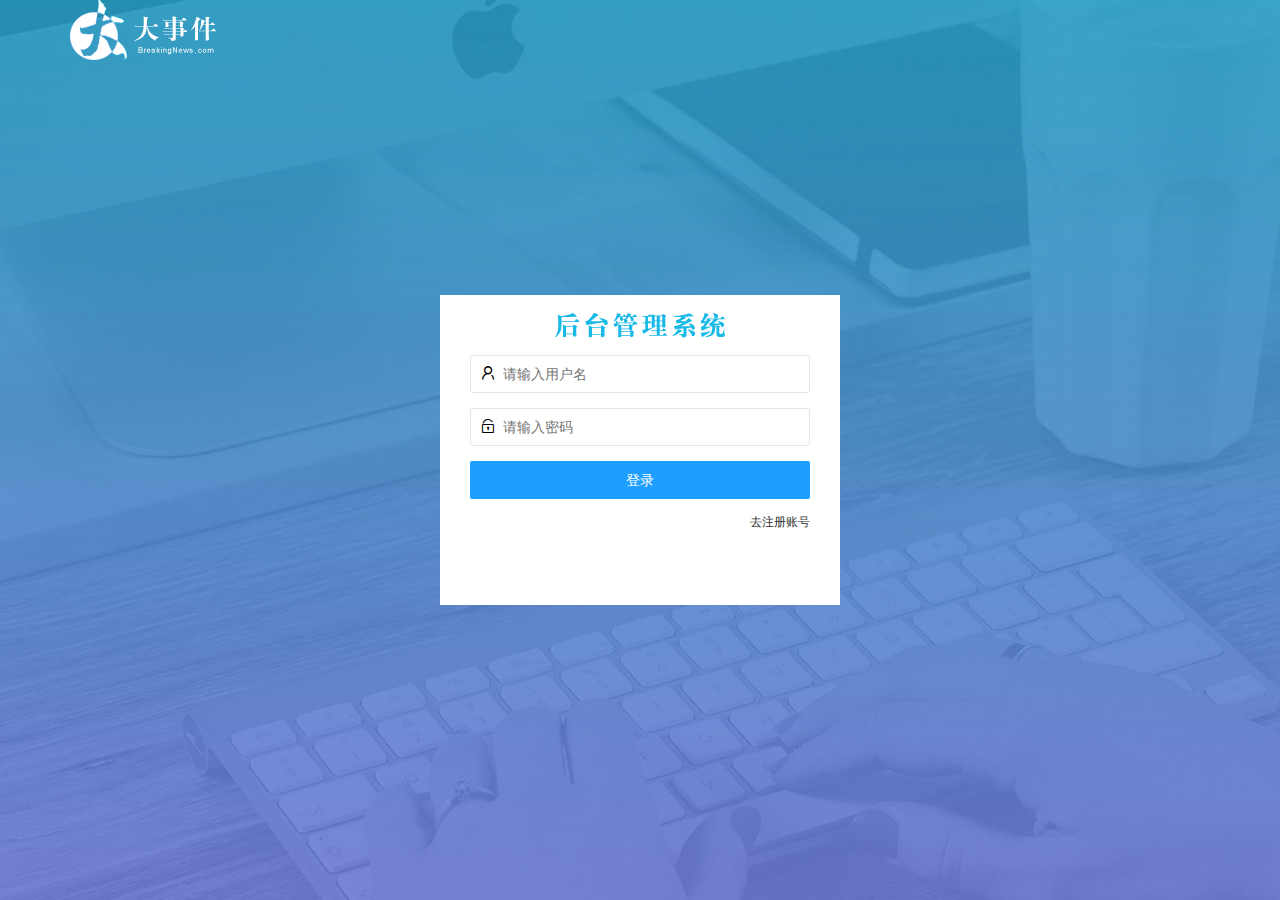
<file: login.html>
<!DOCTYPE html>
<html lang="en">

<head>
  <meta charset="UTF-8">
  <meta name="viewport" content="width=device-width, initial-scale=1.0">
  <title>大事件-登录/注册</title>
  <link rel="stylesheet" href="./assets/lib/layui/css/layui.css">
  <link rel="stylesheet" href="./assets/css/login.css">
</head>

<body>
  <!-- 头部的 logo 区域 -->
  <div class="layui-main">
    <img src="/assets/images/logo.png" alt="" />
  </div>

  <!-- 登录注册区域 -->
  <div class="loginAndLogin">
    <div class="title-box"></div>
    <!-- 登录的div -->
    <div class="login-box">
      <!-- 登录表单 -->
      <form class="layui-form" id="form_login">
        <!-- 用户名 -->
        <div class="layui-form-item">
          <i class="layui-icon layui-icon-username"></i>
          <input type="text" name="username" required lay-verify="required" placeholder="请输入用户名" autocomplete="off"
            class="layui-input">
        </div>
        <!-- 密码 -->
        <div class="layui-form-item">
          <i class="layui-icon layui-icon-password"></i>
          <input type="password" name="password" required lay-verify="required|pwd" placeholder="请输入密码"
            autocomplete="off" class="layui-input">
        </div>
        <!-- 登录按钮 -->
        <div class="layui-form-item">
          <button class="layui-btn layui-btn-fluid layui-btn-normal" lay-submit>登录</button>
        </div>
        <!-- 注册的div -->
        <div class="layui-form-item links">
          <a href="javascript:;" id="link_reg">去注册账号</a>
        </div>
      </form>
    </div>
    <!-- 注册的div -->
    <div class="reg-box">
      <!-- 注册的表单 -->
      <form class="layui-form" id="form_reg">
        <!-- 用户名 -->
        <div class="layui-form-item">
          <i class="layui-icon layui-icon-username"></i>
          <input type="text" name="username" required lay-verify="required" placeholder="请输入用户名" autocomplete="off"
            class="layui-input">
        </div>
        <!-- 密码 -->
        <div class="layui-form-item">
          <i class="layui-icon layui-icon-password"></i>
          <input type="password" name="password" required lay-verify="required|pwd" placeholder="请输入密码" autocomplete="off"
            class="layui-input">
        </div>
        <!-- 密码确认框 -->
        <div class="layui-form-item">
          <i class="layui-icon layui-icon-password"></i>
          <input type="password" name="repassword" required lay-verify="required|pwd|repwd" placeholder="再次确认密码"
            autocomplete="off" class="layui-input">
        </div>
        <!-- 注册按钮 -->
        <div class="layui-form-item">
          <button class="layui-btn layui-btn-fluid layui-btn-normal" lay-submit>注册</button>
        </div>
        <!-- 注册的div -->
        <div class="layui-form-item links">
          <a href="javascript:;" id="link_login">去登陆</a>
        </div>
      </form>

    </div>


    <!-- 导入layui -->
    <script src="./assets/lib/layui/layui.all.js"></script>
    <!-- 导入 jquery -->
    <script src="./assets/lib/jquery.js"></script>
    <!-- 导入自己封装的bassAPI -->
    <script src="./assets/js/bassAPI.js"></script>
    <!-- 导入自己的js -->
    <script src="./assets/js/login.js"></script>
</body>

</html>
</file>
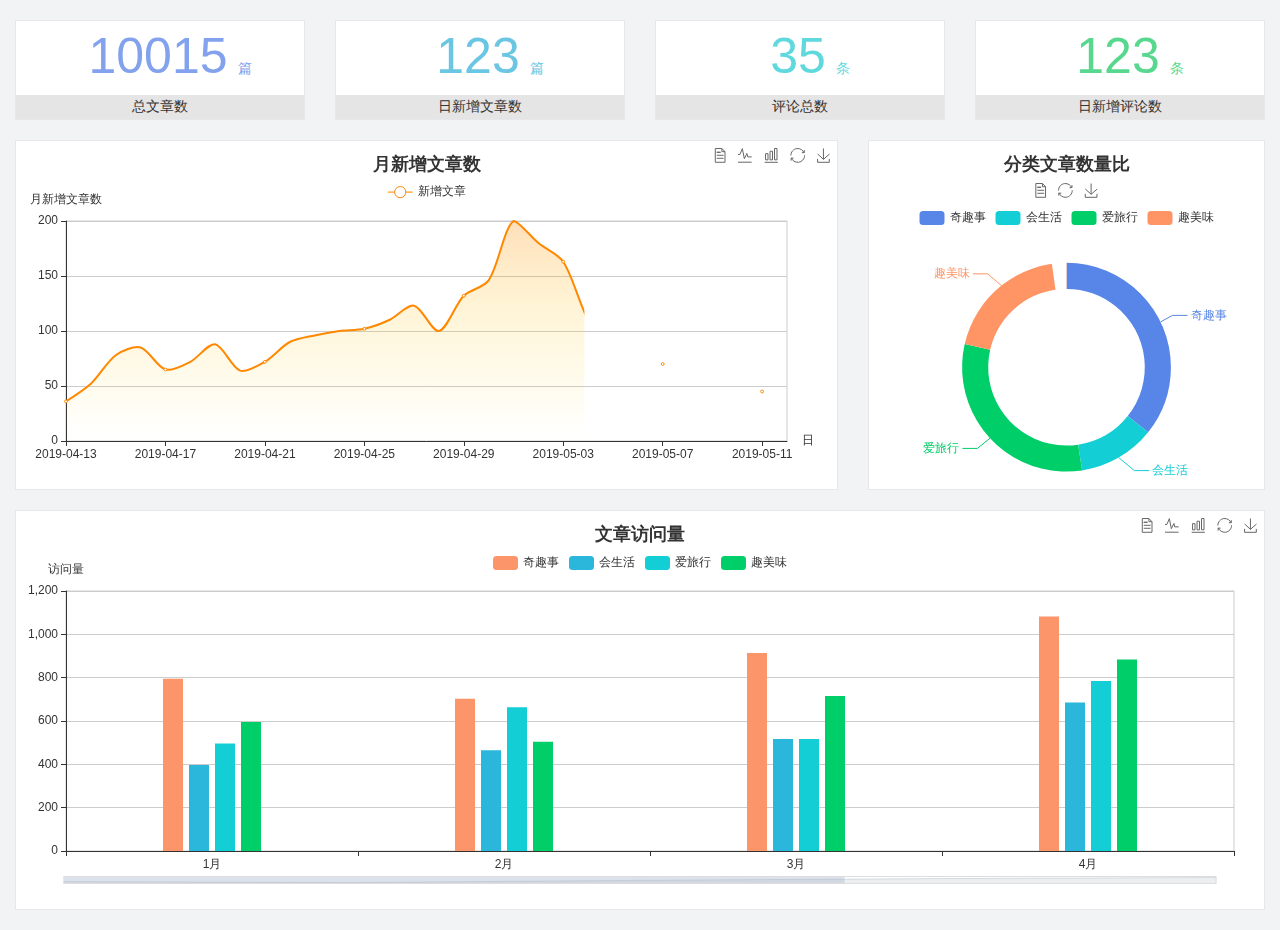
<file: home/dashboard.html>
<!DOCTYPE html>
<html lang="en">

<head>
  <meta charset="UTF-8">
  <meta name="viewport" content="width=device-width, initial-scale=1.0">
  <meta http-equiv="X-UA-Compatible" content="ie=edge">
  <title>图表统计</title>
  <link rel="stylesheet" href="../../assets/lib/bootstrap.css" />
  <link rel="stylesheet" href="../../assets/lib/main.css" />
  <script src="../../assets/lib/jquery.js"></script>
  <script type="text/javascript" src="../../assets/lib/echarts.min.js"></script>
</head>

<body>
  <div class="container-fluid">
    <div class="row spannel_list">
      <div class="col-sm-3 col-xs-6">
        <div class="spannel">
          <em>10015</em><span>篇</span>
          <b>总文章数</b>
        </div>
      </div>
      <div class="col-sm-3 col-xs-6">
        <div class="spannel scolor01">
          <em>123</em><span>篇</span>
          <b>日新增文章数</b>
        </div>
      </div>
      <div class="col-sm-3 col-xs-6">
        <div class="spannel scolor02">
          <em>35</em><span>条</span>
          <b>评论总数</b>
        </div>
      </div>
      <div class="col-sm-3 col-xs-6">
        <div class="spannel scolor03">
          <em>123</em><span>条</span>
          <b>日新增评论数</b>
        </div>
      </div>
    </div>
  </div>

  <div class="container-fluid">
    <div class="row curve-pie">
      <div class="col-lg-8 col-md-8">
        <div class="gragh_pannel" id="curve_show"></div>
      </div>
      <div class="col-lg-4 col-md-4">
        <div class="gragh_pannel" id="pie_show"></div>
      </div>
    </div>
  </div>

  <div class="container-fluid">
    <div class="column_pannel" id="column_show"></div>
  </div>

  <script>
    var oChart = echarts.init(document.getElementById('curve_show'));
    var aList_all = [
      { 'count': 36, 'date': '2019-04-13' },
      { 'count': 52, 'date': '2019-04-14' },
      { 'count': 78, 'date': '2019-04-15' },
      { 'count': 85, 'date': '2019-04-16' },
      { 'count': 65, 'date': '2019-04-17' },
      { 'count': 72, 'date': '2019-04-18' },
      { 'count': 88, 'date': '2019-04-19' },
      { 'count': 64, 'date': '2019-04-20' },
      { 'count': 72, 'date': '2019-04-21' },
      { 'count': 90, 'date': '2019-04-22' },
      { 'count': 96, 'date': '2019-04-23' },
      { 'count': 100, 'date': '2019-04-24' },
      { 'count': 102, 'date': '2019-04-25' },
      { 'count': 110, 'date': '2019-04-26' },
      { 'count': 123, 'date': '2019-04-27' },
      { 'count': 100, 'date': '2019-04-28' },
      { 'count': 132, 'date': '2019-04-29' },
      { 'count': 146, 'date': '2019-04-30' },
      { 'count': 200, 'date': '2019-05-01' },
      { 'count': 180, 'date': '2019-05-02' },
      { 'count': 163, 'date': '2019-05-03' },
      { 'count': 110, 'date': '2019-05-04' },
      { 'count': 80, 'date': '2019-05-05' },
      { 'count': 82, 'date': '2019-05-06' },
      { 'count': 70, 'date': '2019-05-07' },
      { 'count': 65, 'date': '2019-05-08' },
      { 'count': 54, 'date': '2019-05-09' },
      { 'count': 40, 'date': '2019-05-10' },
      { 'count': 45, 'date': '2019-05-11' },
      { 'count': 38, 'date': '2019-05-12' },
    ];

    let aCount = [];
    let aDate = [];

    for (var i = 0; i < aList_all.length; i++) {
      aCount.push(aList_all[i].count);
      aDate.push(aList_all[i].date);
    }

    var chartopt = {
      title: {
        text: '月新增文章数',
        left: 'center',
        top: '10'
      },
      tooltip: {
        trigger: 'axis'
      },
      legend: {
        data: ['新增文章'],
        top: '40'
      },
      toolbox: {
        show: true,
        feature: {
          mark: { show: true },
          dataView: { show: true, readOnly: false },
          magicType: { show: true, type: ['line', 'bar'] },
          restore: { show: true },
          saveAsImage: { show: true }
        }
      },
      calculable: true,
      xAxis: [
        {
          name: '日',
          type: 'category',
          boundaryGap: false,
          data: aDate
        }
      ],
      yAxis: [
        {
          name: '月新增文章数',
          type: 'value'
        }
      ],
      series: [
        {
          name: '新增文章',
          type: 'line',
          smooth: true,
          itemStyle: { normal: { areaStyle: { type: 'default' }, color: '#f80' }, lineStyle: { color: '#f80' } },
          data: aCount
        }],
      areaStyle: {
        normal: {
          color: new echarts.graphic.LinearGradient(0, 0, 0, 1, [{
            offset: 0,
            color: 'rgba(255,136,0,0.39)'
          }, {
            offset: .34,
            color: 'rgba(255,180,0,0.25)'
          }, {
            offset: 1,
            color: 'rgba(255,222,0,0.00)'
          }])

        }
      },
      grid: {
        show: true,
        x: 50,
        x2: 50,
        y: 80,
        height: 220
      }
    };

    oChart.setOption(chartopt);


    var oPie = echarts.init(document.getElementById('pie_show'));
    var oPieopt =
    {
      title: {
        top: 10,
        text: '分类文章数量比',
        x: 'center'
      },
      tooltip: {
        trigger: 'item',
        formatter: "{a} <br/>{b} : {c} ({d}%)"
      },
      color: ['#5885e8', '#13cfd5', '#00ce68', '#ff9565'],
      legend: {
        x: 'center',
        top: 65,
        data: ['奇趣事', '会生活', '爱旅行', '趣美味']
      },
      toolbox: {
        show: true,
        x: 'center',
        top: 35,
        feature: {
          mark: { show: true },
          dataView: { show: true, readOnly: false },
          magicType: {
            show: true,
            type: ['pie', 'funnel'],
            option: {
              funnel: {
                x: '25%',
                width: '50%',
                funnelAlign: 'left',
                max: 1548
              }
            }
          },
          restore: { show: true },
          saveAsImage: { show: true }
        }
      },
      calculable: true,
      series: [
        {
          name: '访问来源',
          type: 'pie',
          radius: ['45%', '60%'],
          center: ['50%', '65%'],
          data: [
            { value: 300, name: '奇趣事' },
            { value: 100, name: '会生活' },
            { value: 260, name: '爱旅行' },
            { value: 180, name: '趣美味' }
          ]
        }
      ]
    };
    oPie.setOption(oPieopt);



    var oColumn = this.echarts.init(document.getElementById('column_show'));
    var oColumnopt =
    {
      title: {
        text: '文章访问量',
        left: 'center',
        top: '10'
      },
      tooltip: {
        trigger: 'axis'
      },
      legend: {
        data: ['奇趣事', '会生活', '爱旅行', '趣美味'],
        top: '40'
      },
      toolbox: {
        show: true,
        feature: {
          mark: { show: true },
          dataView: { show: true, readOnly: false },
          magicType: { show: true, type: ['line', 'bar'] },
          restore: { show: true },
          saveAsImage: { show: true }
        }
      },
      calculable: true,
      xAxis: [
        {
          type: 'category',
          data: ['1月', '2月', '3月', '4月', '5月']
        }
      ],
      yAxis: [
        {
          name: '访问量',
          type: 'value'
        }
      ],
      series: [
        {
          name: '奇趣事',
          type: 'bar',
          barWidth: 20,
          itemStyle: {
            normal: { areaStyle: { type: 'default' }, color: '#fd956a' }
          },
          data: [800, 708, 920, 1090, 1200]
        },
        {
          name: '会生活',
          type: 'bar',
          barWidth: 20,
          itemStyle: {
            normal: { areaStyle: { type: 'default' }, color: '#2bb6db' }
          },
          data: [400, 468, 520, 690, 800]
        },
        {
          name: '爱旅行',
          type: 'bar',
          barWidth: 20,
          itemStyle: {
            normal: { areaStyle: { type: 'default' }, color: '#13cfd5' }
          },
          data: [500, 668, 520, 790, 900]
        },
        {
          name: '趣美味',
          type: 'bar',
          barWidth: 20,
          itemStyle: {
            normal: { areaStyle: { type: 'default' }, color: '#00ce68' }
          },
          data: [600, 508, 720, 890, 1000]
        }
      ],
      grid: {
        show: true,
        x: 50,
        x2: 30,
        y: 80,
        height: 260
      },
      dataZoom: [//给x轴设置滚动条
        {
          start: 0,//默认为0
          end: 100 - 1000 / 31,//默认为100
          type: 'slider',
          show: true,
          xAxisIndex: [0],
          handleSize: 0,//滑动条的 左右2个滑动条的大小
          height: 8,//组件高度
          left: 45, //左边的距离
          right: 50,//右边的距离
          bottom: 26,//右边的距离
          handleColor: '#ddd',//h滑动图标的颜色
          handleStyle: {
            borderColor: "#cacaca",
            borderWidth: "1",
            shadowBlur: 2,
            background: "#ddd",
            shadowColor: "#ddd",
          }
        }]
    };
    oColumn.setOption(oColumnopt);
  </script>
</body>

</html>
</file>
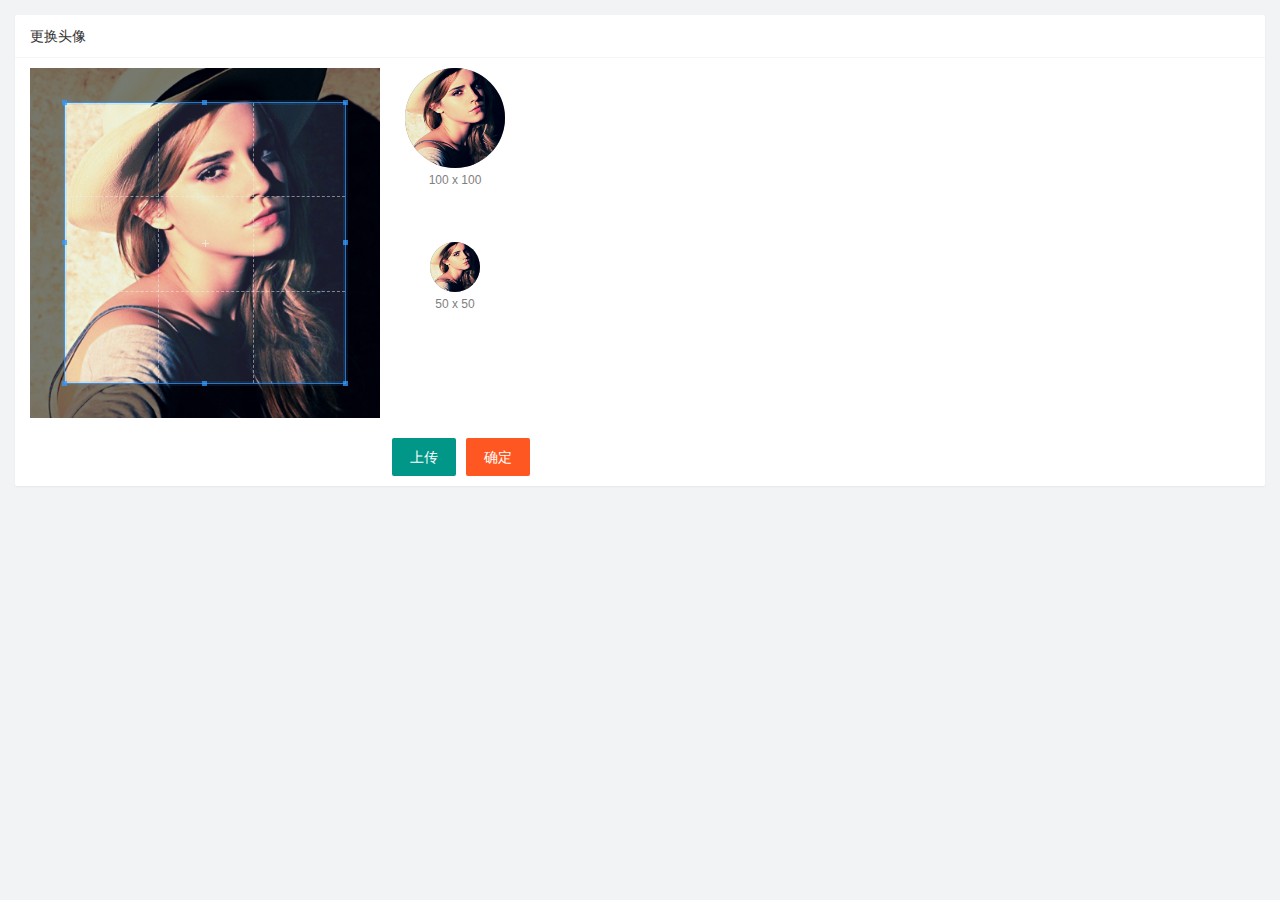
<file: user/user_avatar.html>
<!DOCTYPE html>
<html lang="en">

<head>
  <meta charset="UTF-8">
  <meta name="viewport" content="width=device-width, initial-scale=1.0">
  <title>Document</title>
  <link rel="stylesheet" href="/assets/lib/layui/css/layui.css">
  <link rel="stylesheet" href="/assets/lib/cropper/cropper.css" />
  <link rel="stylesheet" href="/assets/css/user/user_avatar.css">
</head>

<body>
  <div class="layui-card">
    <div class="layui-card-header">更换头像</div>
    <div class="layui-card-body">
      <!-- 第一行的图片裁剪和预览区域 -->
      <div class="row1">
        <!-- 图片裁剪区域 -->
        <div class="cropper-box">
          <!-- 这个 img 标签很重要，将来会把它初始化为裁剪区域 -->
          <img id="image" src="/assets/images/sample.jpg" />
        </div>
        <!-- 图片的预览区域 -->
        <div class="preview-box">
          <div>
            <!-- 宽高为 100px 的预览区域 -->
            <div class="img-preview w100"></div>
            <p class="size">100 x 100</p>
          </div>
          <div>
            <!-- 宽高为 50px 的预览区域 -->
            <div class="img-preview w50"></div>
            <p class="size">50 x 50</p>
          </div>
        </div>
      </div>

      <!-- 第二行的按钮区域 -->
      <div class="row2">
        <input type="file" id="file" accept="image/png,image/jpeg">
        <button type="button" class="layui-btn" id="btnChooseImage">上传</button>
        <button type="button" class="layui-btn layui-btn-danger" id="btnUpload">确定</button>
      </div>
    </div>
  </div>

  <script src="/assets/lib/layui/layui.all.js"></script>
  <script src="/assets/lib/jquery.js"></script>
  <script src="/assets/lib/cropper/Cropper.js"></script>
  <script src="/assets/lib/cropper/jquery-cropper.js"></script>
  <script src="/assets/js/bassAPI.js"></script>
  <script src="/assets/js/user/user_avatar.js"></script>
</body>

</html>
</file>
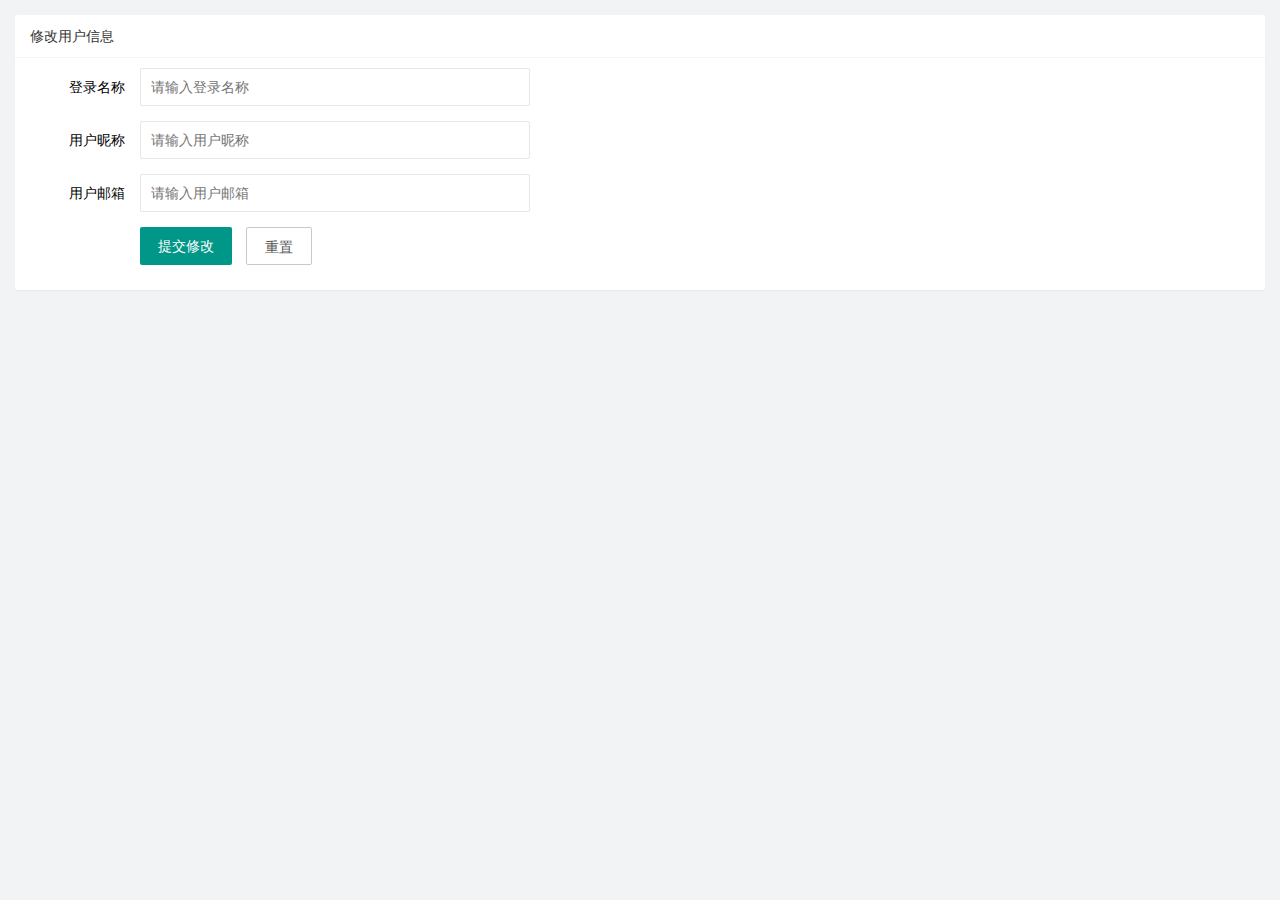
<file: user/user_info.html>
<!DOCTYPE html>
<html lang="en">

<head>
  <meta charset="UTF-8">
  <meta name="viewport" content="width=device-width, initial-scale=1.0">
  <title>Document</title>
  <!-- 导入layui样式 -->
  <link rel="stylesheet" href="/assets/lib/layui/css/layui.css">
  <!-- 导入自己的css样式 -->
  <link rel="stylesheet" href="/assets/css/user/user_info.css">
</head>

<body>
  <!-- 卡片区域 -->
  <div class="layui-card">
    <div class="layui-card-header">修改用户信息</div>
    <div class="layui-card-body">
      <!-- form表单区域 -->
      <form class="layui-form" lay-filter="formUserInfo">
        <!-- 这是隐藏域 -->
        <input type="hidden" name="id"/>
        <div class="layui-form-item">
          <label class="layui-form-label">登录名称</label>
          <div class="layui-input-block">
            <input type="text" name="username" required lay-verify="required" placeholder="请输入登录名称" autocomplete="off"
              class="layui-input" readonly>
          </div>
        </div>
        <div class="layui-form-item">
          <label class="layui-form-label">用户昵称</label>
          <div class="layui-input-block">
            <input type="text" name="nickname" required lay-verify="required" placeholder="请输入用户昵称" autocomplete="off"
              class="layui-input">
          </div>
        </div>
        <div class="layui-form-item">
          <label class="layui-form-label">用户邮箱</label>
          <div class="layui-input-block">
            <input type="text" name="email" required lay-verify="required|email" placeholder="请输入用户邮箱" autocomplete="off"
              class="layui-input">
          </div>
        </div>
        <div class="layui-form-item">
          <div class="layui-input-block">
            <button class="layui-btn" lay-submit lay-filter="formDemo">提交修改</button>
            <button type="reset" class="layui-btn layui-btn-primary" id="btnReset">重置</button>
          </div>
        </div>
      </form>
    </div>
  </div>

  <!-- 导入layui的js -->
  <script src="/assets/lib/layui/layui.all.js"></script>
  <!-- 导入jq -->
  <script src="/assets/lib/jquery.js"></script>
  <!-- 导入bassAPI -->
  <script src="/assets/js/bassAPI.js"></script>
  <!-- 导入自己的js -->
  <script src="/assets/js/user/user_info.js"></script>
</body>

</html>
</file>
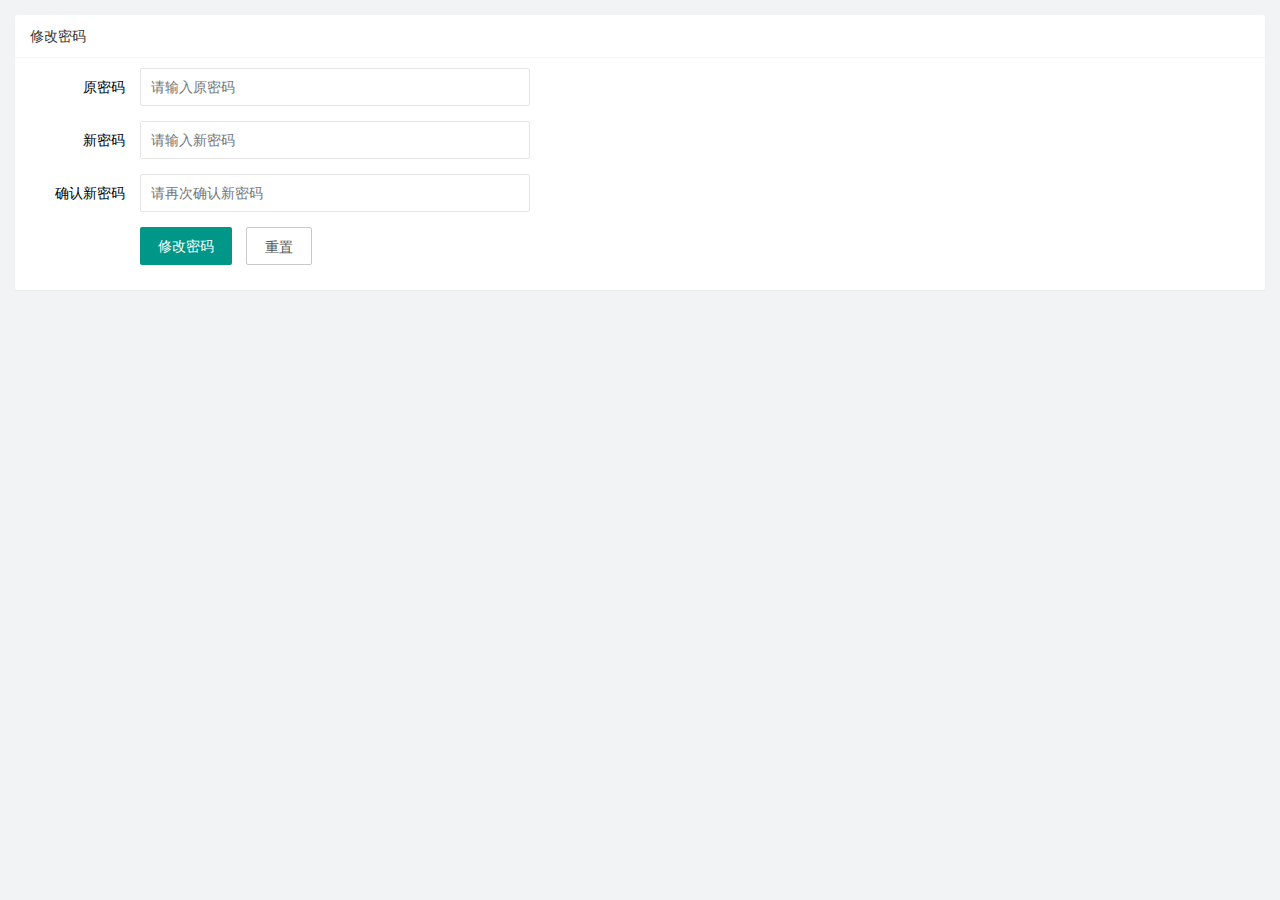
<file: user/user_pwd.html>
<!DOCTYPE html>
<html lang="en">

<head>
  <meta charset="UTF-8">
  <meta name="viewport" content="width=device-width, initial-scale=1.0">
  <title>Document</title>
  <link rel="stylesheet" href="/assets/lib/layui/css/layui.css">
  <link rel="stylesheet" href="/assets/css/user/user_pwd.css">
</head>

<body>
  <!-- 卡片区域 -->
  <div class="layui-card">
    <div class="layui-card-header">修改密码</div>
    <div class="layui-card-body">
      <form class="layui-form" action="">
        <div class="layui-form-item">
          <label class="layui-form-label">原密码</label>
          <div class="layui-input-block">
            <input type="password" name="oldPwd" required lay-verify="required|pwd" placeholder="请输入原密码"
              autocomplete="off" class="layui-input">
          </div>
        </div>
        <div class="layui-form-item">
          <label class="layui-form-label">新密码</label>
          <div class="layui-input-block">
            <input type="password" name="newPwd" required lay-verify="required|pwd|samePwd" placeholder="请输入新密码"
              autocomplete="off" class="layui-input">
          </div>
        </div>
        <div class="layui-form-item">
          <label class="layui-form-label">确认新密码</label>
          <div class="layui-input-block">
            <input type="password" name="rePwd" required lay-verify="required|pwd|rePwd" placeholder="请再次确认新密码"
              autocomplete="off" class="layui-input">
          </div>
        </div>
        <div class="layui-form-item">
          <div class="layui-input-block">
            <button class="layui-btn" lay-submit lay-filter="formDemo">修改密码</button>
            <button type="reset" class="layui-btn layui-btn-primary">重置</button>
          </div>
        </div>
      </form>
    </div>
  </div>

  <script src="/assets/lib/layui/layui.all.js"></script>
  <script src="/assets/lib/jquery.js"></script>
  <script src="/assets/js/bassAPI.js"></script>
  <script src="/assets/js/user/user_pwd.js"></script>
</body>

</html>
</file>
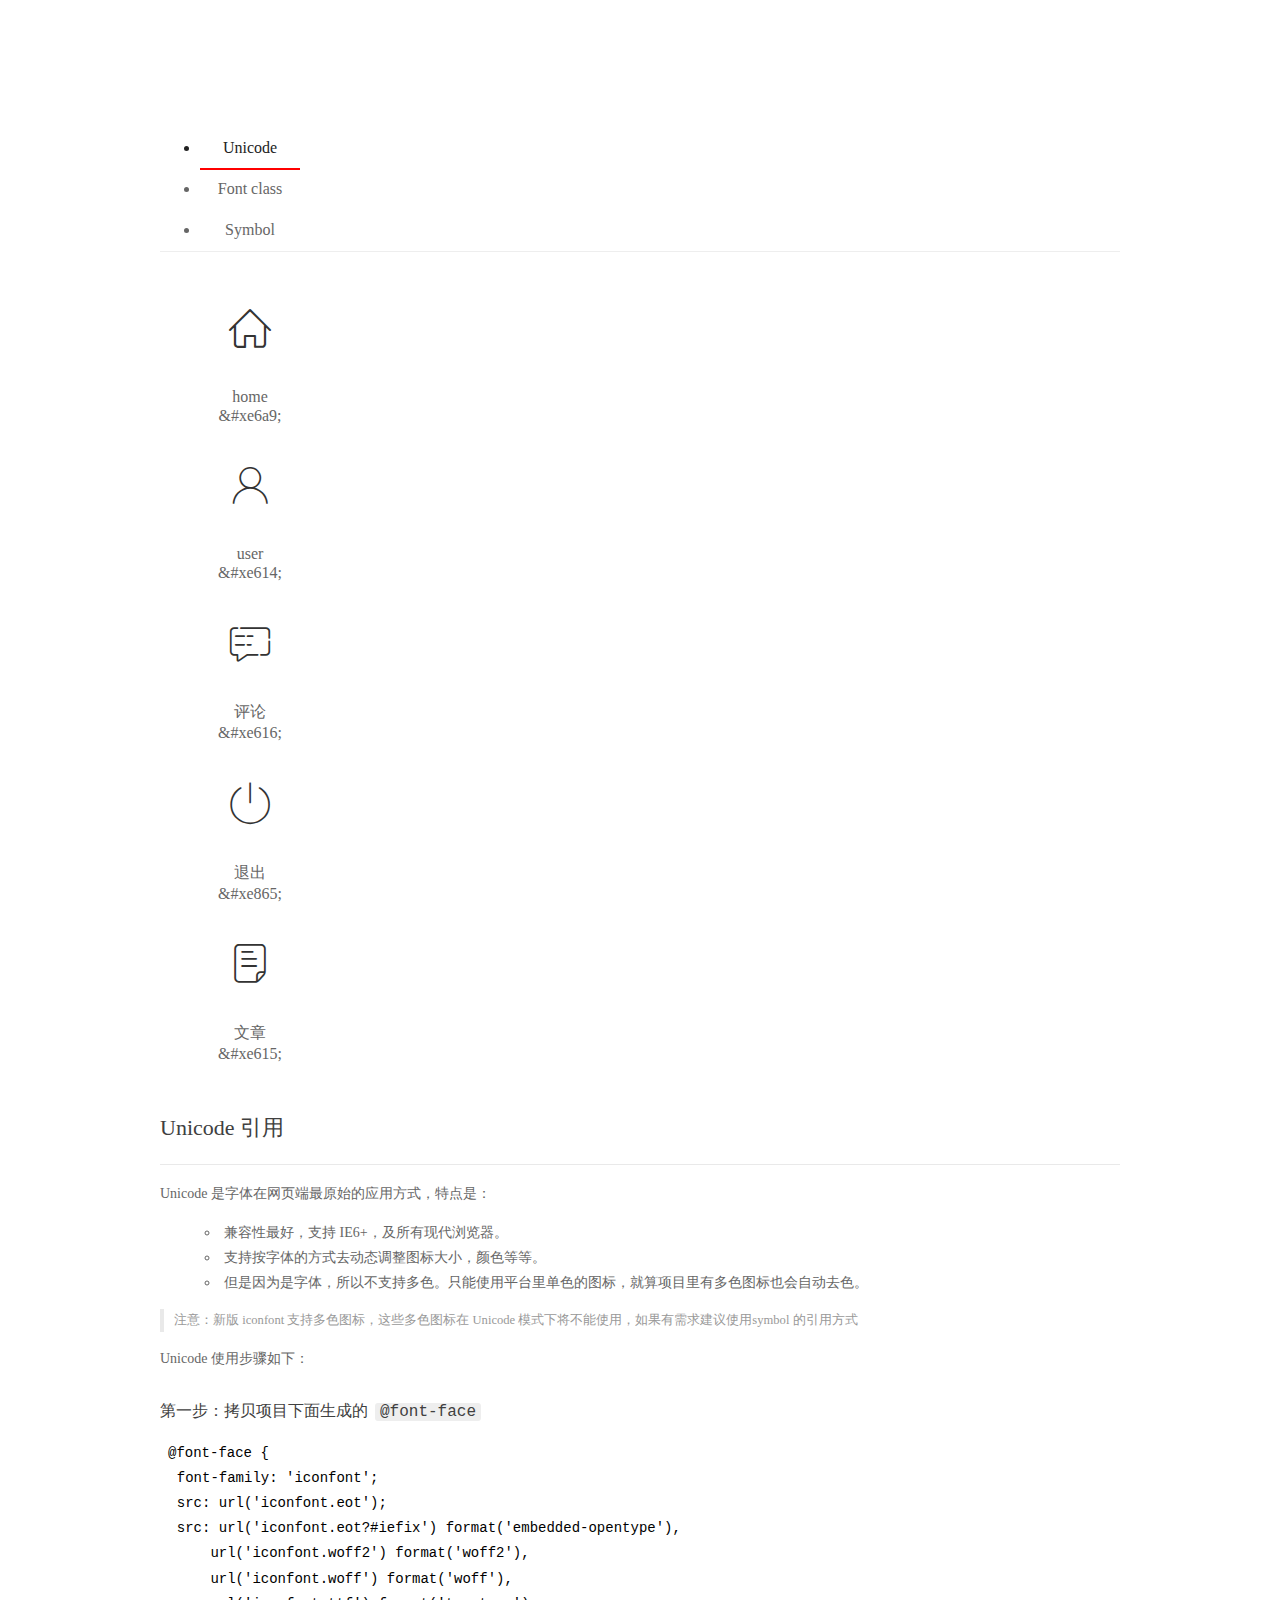
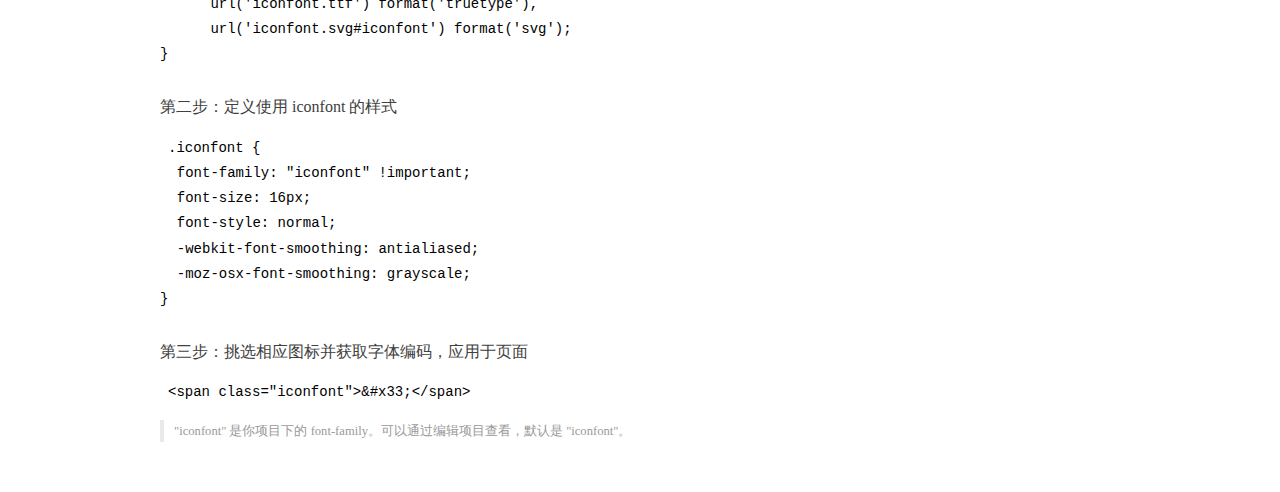
<file: assets/fonts/demo_index.html>
<!DOCTYPE html>
<html>
<head>
  <meta charset="utf-8"/>
  <title>IconFont Demo</title>
  <link rel="shortcut icon" href="https://gtms04.alicdn.com/tps/i4/TB1_oz6GVXXXXaFXpXXJDFnIXXX-64-64.ico" type="image/x-icon"/>
  <link rel="stylesheet" href="https://g.alicdn.com/thx/cube/1.3.2/cube.min.css">
  <link rel="stylesheet" href="demo.css">
  <link rel="stylesheet" href="iconfont.css">
  <script src="iconfont.js"></script>
  <!-- jQuery -->
  <script src="https://a1.alicdn.com/oss/uploads/2018/12/26/7bfddb60-08e8-11e9-9b04-53e73bb6408b.js"></script>
  <!-- 代码高亮 -->
  <script src="https://a1.alicdn.com/oss/uploads/2018/12/26/a3f714d0-08e6-11e9-8a15-ebf944d7534c.js"></script>
</head>
<body>
  <div class="main">
    <h1 class="logo"><a href="https://www.iconfont.cn/" title="iconfont 首页" target="_blank">&#xe86b;</a></h1>
    <div class="nav-tabs">
      <ul id="tabs" class="dib-box">
        <li class="dib active"><span>Unicode</span></li>
        <li class="dib"><span>Font class</span></li>
        <li class="dib"><span>Symbol</span></li>
      </ul>
      
    </div>
    <div class="tab-container">
      <div class="content unicode" style="display: block;">
          <ul class="icon_lists dib-box">
          
            <li class="dib">
              <span class="icon iconfont">&#xe6a9;</span>
                <div class="name">home</div>
                <div class="code-name">&amp;#xe6a9;</div>
              </li>
          
            <li class="dib">
              <span class="icon iconfont">&#xe614;</span>
                <div class="name">user</div>
                <div class="code-name">&amp;#xe614;</div>
              </li>
          
            <li class="dib">
              <span class="icon iconfont">&#xe616;</span>
                <div class="name">评论</div>
                <div class="code-name">&amp;#xe616;</div>
              </li>
          
            <li class="dib">
              <span class="icon iconfont">&#xe865;</span>
                <div class="name">退出</div>
                <div class="code-name">&amp;#xe865;</div>
              </li>
          
            <li class="dib">
              <span class="icon iconfont">&#xe615;</span>
                <div class="name">文章</div>
                <div class="code-name">&amp;#xe615;</div>
              </li>
          
          </ul>
          <div class="article markdown">
          <h2 id="unicode-">Unicode 引用</h2>
          <hr>

          <p>Unicode 是字体在网页端最原始的应用方式，特点是：</p>
          <ul>
            <li>兼容性最好，支持 IE6+，及所有现代浏览器。</li>
            <li>支持按字体的方式去动态调整图标大小，颜色等等。</li>
            <li>但是因为是字体，所以不支持多色。只能使用平台里单色的图标，就算项目里有多色图标也会自动去色。</li>
          </ul>
          <blockquote>
            <p>注意：新版 iconfont 支持多色图标，这些多色图标在 Unicode 模式下将不能使用，如果有需求建议使用symbol 的引用方式</p>
          </blockquote>
          <p>Unicode 使用步骤如下：</p>
          <h3 id="-font-face">第一步：拷贝项目下面生成的 <code>@font-face</code></h3>
<pre><code class="language-css"
>@font-face {
  font-family: 'iconfont';
  src: url('iconfont.eot');
  src: url('iconfont.eot?#iefix') format('embedded-opentype'),
      url('iconfont.woff2') format('woff2'),
      url('iconfont.woff') format('woff'),
      url('iconfont.ttf') format('truetype'),
      url('iconfont.svg#iconfont') format('svg');
}
</code></pre>
          <h3 id="-iconfont-">第二步：定义使用 iconfont 的样式</h3>
<pre><code class="language-css"
>.iconfont {
  font-family: "iconfont" !important;
  font-size: 16px;
  font-style: normal;
  -webkit-font-smoothing: antialiased;
  -moz-osx-font-smoothing: grayscale;
}
</code></pre>
          <h3 id="-">第三步：挑选相应图标并获取字体编码，应用于页面</h3>
<pre>
<code class="language-html"
>&lt;span class="iconfont"&gt;&amp;#x33;&lt;/span&gt;
</code></pre>
          <blockquote>
            <p>"iconfont" 是你项目下的 font-family。可以通过编辑项目查看，默认是 "iconfont"。</p>
          </blockquote>
          </div>
      </div>
      <div class="content font-class">
        <ul class="icon_lists dib-box">
          
          <li class="dib">
            <span class="icon iconfont icon-home"></span>
            <div class="name">
              home
            </div>
            <div class="code-name">.icon-home
            </div>
          </li>
          
          <li class="dib">
            <span class="icon iconfont icon-user"></span>
            <div class="name">
              user
            </div>
            <div class="code-name">.icon-user
            </div>
          </li>
          
          <li class="dib">
            <span class="icon iconfont icon-pinglun"></span>
            <div class="name">
              评论
            </div>
            <div class="code-name">.icon-pinglun
            </div>
          </li>
          
          <li class="dib">
            <span class="icon iconfont icon-tuichu"></span>
            <div class="name">
              退出
            </div>
            <div class="code-name">.icon-tuichu
            </div>
          </li>
          
          <li class="dib">
            <span class="icon iconfont icon-16"></span>
            <div class="name">
              文章
            </div>
            <div class="code-name">.icon-16
            </div>
          </li>
          
        </ul>
        <div class="article markdown">
        <h2 id="font-class-">font-class 引用</h2>
        <hr>

        <p>font-class 是 Unicode 使用方式的一种变种，主要是解决 Unicode 书写不直观，语意不明确的问题。</p>
        <p>与 Unicode 使用方式相比，具有如下特点：</p>
        <ul>
          <li>兼容性良好，支持 IE8+，及所有现代浏览器。</li>
          <li>相比于 Unicode 语意明确，书写更直观。可以很容易分辨这个 icon 是什么。</li>
          <li>因为使用 class 来定义图标，所以当要替换图标时，只需要修改 class 里面的 Unicode 引用。</li>
          <li>不过因为本质上还是使用的字体，所以多色图标还是不支持的。</li>
        </ul>
        <p>使用步骤如下：</p>
        <h3 id="-fontclass-">第一步：引入项目下面生成的 fontclass 代码：</h3>
<pre><code class="language-html">&lt;link rel="stylesheet" href="./iconfont.css"&gt;
</code></pre>
        <h3 id="-">第二步：挑选相应图标并获取类名，应用于页面：</h3>
<pre><code class="language-html">&lt;span class="iconfont icon-xxx"&gt;&lt;/span&gt;
</code></pre>
        <blockquote>
          <p>"
            iconfont" 是你项目下的 font-family。可以通过编辑项目查看，默认是 "iconfont"。</p>
        </blockquote>
      </div>
      </div>
      <div class="content symbol">
          <ul class="icon_lists dib-box">
          
            <li class="dib">
                <svg class="icon svg-icon" aria-hidden="true">
                  <use xlink:href="#icon-home"></use>
                </svg>
                <div class="name">home</div>
                <div class="code-name">#icon-home</div>
            </li>
          
            <li class="dib">
                <svg class="icon svg-icon" aria-hidden="true">
                  <use xlink:href="#icon-user"></use>
                </svg>
                <div class="name">user</div>
                <div class="code-name">#icon-user</div>
            </li>
          
            <li class="dib">
                <svg class="icon svg-icon" aria-hidden="true">
                  <use xlink:href="#icon-pinglun"></use>
                </svg>
                <div class="name">评论</div>
                <div class="code-name">#icon-pinglun</div>
            </li>
          
            <li class="dib">
                <svg class="icon svg-icon" aria-hidden="true">
                  <use xlink:href="#icon-tuichu"></use>
                </svg>
                <div class="name">退出</div>
                <div class="code-name">#icon-tuichu</div>
            </li>
          
            <li class="dib">
                <svg class="icon svg-icon" aria-hidden="true">
                  <use xlink:href="#icon-16"></use>
                </svg>
                <div class="name">文章</div>
                <div class="code-name">#icon-16</div>
            </li>
          
          </ul>
          <div class="article markdown">
          <h2 id="symbol-">Symbol 引用</h2>
          <hr>

          <p>这是一种全新的使用方式，应该说这才是未来的主流，也是平台目前推荐的用法。相关介绍可以参考这篇<a href="">文章</a>
            这种用法其实是做了一个 SVG 的集合，与另外两种相比具有如下特点：</p>
          <ul>
            <li>支持多色图标了，不再受单色限制。</li>
            <li>通过一些技巧，支持像字体那样，通过 <code>font-size</code>, <code>color</code> 来调整样式。</li>
            <li>兼容性较差，支持 IE9+，及现代浏览器。</li>
            <li>浏览器渲染 SVG 的性能一般，还不如 png。</li>
          </ul>
          <p>使用步骤如下：</p>
          <h3 id="-symbol-">第一步：引入项目下面生成的 symbol 代码：</h3>
<pre><code class="language-html">&lt;script src="./iconfont.js"&gt;&lt;/script&gt;
</code></pre>
          <h3 id="-css-">第二步：加入通用 CSS 代码（引入一次就行）：</h3>
<pre><code class="language-html">&lt;style&gt;
.icon {
  width: 1em;
  height: 1em;
  vertical-align: -0.15em;
  fill: currentColor;
  overflow: hidden;
}
&lt;/style&gt;
</code></pre>
          <h3 id="-">第三步：挑选相应图标并获取类名，应用于页面：</h3>
<pre><code class="language-html">&lt;svg class="icon" aria-hidden="true"&gt;
  &lt;use xlink:href="#icon-xxx"&gt;&lt;/use&gt;
&lt;/svg&gt;
</code></pre>
          </div>
      </div>

    </div>
  </div>
  <script>
  $(document).ready(function () {
      $('.tab-container .content:first').show()

      $('#tabs li').click(function (e) {
        var tabContent = $('.tab-container .content')
        var index = $(this).index()

        if ($(this).hasClass('active')) {
          return
        } else {
          $('#tabs li').removeClass('active')
          $(this).addClass('active')

          tabContent.hide().eq(index).fadeIn()
        }
      })
    })
  </script>
</body>
</html>
</file>
<file: assets/lib/layui/css/layui.css>
/** layui-v2.5.5 MIT License By https://www.layui.com */
 .layui-inline,img{display:inline-block;vertical-align:middle}h1,h2,h3,h4,h5,h6{font-weight:400}.layui-edge,.layui-header,.layui-inline,.layui-main{position:relative}.layui-body,.layui-edge,.layui-elip{overflow:hidden}.layui-btn,.layui-edge,.layui-inline,img{vertical-align:middle}.layui-btn,.layui-disabled,.layui-icon,.layui-unselect{-moz-user-select:none;-webkit-user-select:none;-ms-user-select:none}.layui-elip,.layui-form-checkbox span,.layui-form-pane .layui-form-label{text-overflow:ellipsis;white-space:nowrap}.layui-breadcrumb,.layui-tree-btnGroup{visibility:hidden}blockquote,body,button,dd,div,dl,dt,form,h1,h2,h3,h4,h5,h6,input,li,ol,p,pre,td,textarea,th,ul{margin:0;padding:0;-webkit-tap-highlight-color:rgba(0,0,0,0)}a:active,a:hover{outline:0}img{border:none}li{list-style:none}table{border-collapse:collapse;border-spacing:0}h4,h5,h6{font-size:100%}button,input,optgroup,option,select,textarea{font-family:inherit;font-size:inherit;font-style:inherit;font-weight:inherit;outline:0}pre{white-space:pre-wrap;white-space:-moz-pre-wrap;white-space:-pre-wrap;white-space:-o-pre-wrap;word-wrap:break-word}body{line-height:24px;font:14px Helvetica Neue,Helvetica,PingFang SC,Tahoma,Arial,sans-serif}hr{height:1px;margin:10px 0;border:0;clear:both}a{color:#333;text-decoration:none}a:hover{color:#777}a cite{font-style:normal;*cursor:pointer}.layui-border-box,.layui-border-box *{box-sizing:border-box}.layui-box,.layui-box *{box-sizing:content-box}.layui-clear{clear:both;*zoom:1}.layui-clear:after{content:'\20';clear:both;*zoom:1;display:block;height:0}.layui-inline{*display:inline;*zoom:1}.layui-edge{display:inline-block;width:0;height:0;border-width:6px;border-style:dashed;border-color:transparent}.layui-edge-top{top:-4px;border-bottom-color:#999;border-bottom-style:solid}.layui-edge-right{border-left-color:#999;border-left-style:solid}.layui-edge-bottom{top:2px;border-top-color:#999;border-top-style:solid}.layui-edge-left{border-right-color:#999;border-right-style:solid}.layui-disabled,.layui-disabled:hover{color:#d2d2d2!important;cursor:not-allowed!important}.layui-circle{border-radius:100%}.layui-show{display:block!important}.layui-hide{display:none!important}@font-face{font-family:layui-icon;src:url(../font/iconfont.eot?v=250);src:url(../font/iconfont.eot?v=250#iefix) format('embedded-opentype'),url(../font/iconfont.woff2?v=250) format('woff2'),url(../font/iconfont.woff?v=250) format('woff'),url(../font/iconfont.ttf?v=250) format('truetype'),url(../font/iconfont.svg?v=250#layui-icon) format('svg')}.layui-icon{font-family:layui-icon!important;font-size:16px;font-style:normal;-webkit-font-smoothing:antialiased;-moz-osx-font-smoothing:grayscale}.layui-icon-reply-fill:before{content:"\e611"}.layui-icon-set-fill:before{content:"\e614"}.layui-icon-menu-fill:before{content:"\e60f"}.layui-icon-search:before{content:"\e615"}.layui-icon-share:before{content:"\e641"}.layui-icon-set-sm:before{content:"\e620"}.layui-icon-engine:before{content:"\e628"}.layui-icon-close:before{content:"\1006"}.layui-icon-close-fill:before{content:"\1007"}.layui-icon-chart-screen:before{content:"\e629"}.layui-icon-star:before{content:"\e600"}.layui-icon-circle-dot:before{content:"\e617"}.layui-icon-chat:before{content:"\e606"}.layui-icon-release:before{content:"\e609"}.layui-icon-list:before{content:"\e60a"}.layui-icon-chart:before{content:"\e62c"}.layui-icon-ok-circle:before{content:"\1005"}.layui-icon-layim-theme:before{content:"\e61b"}.layui-icon-table:before{content:"\e62d"}.layui-icon-right:before{content:"\e602"}.layui-icon-left:before{content:"\e603"}.layui-icon-cart-simple:before{content:"\e698"}.layui-icon-face-cry:before{content:"\e69c"}.layui-icon-face-smile:before{content:"\e6af"}.layui-icon-survey:before{content:"\e6b2"}.layui-icon-tree:before{content:"\e62e"}.layui-icon-upload-circle:before{content:"\e62f"}.layui-icon-add-circle:before{content:"\e61f"}.layui-icon-download-circle:before{content:"\e601"}.layui-icon-templeate-1:before{content:"\e630"}.layui-icon-util:before{content:"\e631"}.layui-icon-face-surprised:before{content:"\e664"}.layui-icon-edit:before{content:"\e642"}.layui-icon-speaker:before{content:"\e645"}.layui-icon-down:before{content:"\e61a"}.layui-icon-file:before{content:"\e621"}.layui-icon-layouts:before{content:"\e632"}.layui-icon-rate-half:before{content:"\e6c9"}.layui-icon-add-circle-fine:before{content:"\e608"}.layui-icon-prev-circle:before{content:"\e633"}.layui-icon-read:before{content:"\e705"}.layui-icon-404:before{content:"\e61c"}.layui-icon-carousel:before{content:"\e634"}.layui-icon-help:before{content:"\e607"}.layui-icon-code-circle:before{content:"\e635"}.layui-icon-water:before{content:"\e636"}.layui-icon-username:before{content:"\e66f"}.layui-icon-find-fill:before{content:"\e670"}.layui-icon-about:before{content:"\e60b"}.layui-icon-location:before{content:"\e715"}.layui-icon-up:before{content:"\e619"}.layui-icon-pause:before{content:"\e651"}.layui-icon-date:before{content:"\e637"}.layui-icon-layim-uploadfile:before{content:"\e61d"}.layui-icon-delete:before{content:"\e640"}.layui-icon-play:before{content:"\e652"}.layui-icon-top:before{content:"\e604"}.layui-icon-friends:before{content:"\e612"}.layui-icon-refresh-3:before{content:"\e9aa"}.layui-icon-ok:before{content:"\e605"}.layui-icon-layer:before{content:"\e638"}.layui-icon-face-smile-fine:before{content:"\e60c"}.layui-icon-dollar:before{content:"\e659"}.layui-icon-group:before{content:"\e613"}.layui-icon-layim-download:before{content:"\e61e"}.layui-icon-picture-fine:before{content:"\e60d"}.layui-icon-link:before{content:"\e64c"}.layui-icon-diamond:before{content:"\e735"}.layui-icon-log:before{content:"\e60e"}.layui-icon-rate-solid:before{content:"\e67a"}.layui-icon-fonts-del:before{content:"\e64f"}.layui-icon-unlink:before{content:"\e64d"}.layui-icon-fonts-clear:before{content:"\e639"}.layui-icon-triangle-r:before{content:"\e623"}.layui-icon-circle:before{content:"\e63f"}.layui-icon-radio:before{content:"\e643"}.layui-icon-align-center:before{content:"\e647"}.layui-icon-align-right:before{content:"\e648"}.layui-icon-align-left:before{content:"\e649"}.layui-icon-loading-1:before{content:"\e63e"}.layui-icon-return:before{content:"\e65c"}.layui-icon-fonts-strong:before{content:"\e62b"}.layui-icon-upload:before{content:"\e67c"}.layui-icon-dialogue:before{content:"\e63a"}.layui-icon-video:before{content:"\e6ed"}.layui-icon-headset:before{content:"\e6fc"}.layui-icon-cellphone-fine:before{content:"\e63b"}.layui-icon-add-1:before{content:"\e654"}.layui-icon-face-smile-b:before{content:"\e650"}.layui-icon-fonts-html:before{content:"\e64b"}.layui-icon-form:before{content:"\e63c"}.layui-icon-cart:before{content:"\e657"}.layui-icon-camera-fill:before{content:"\e65d"}.layui-icon-tabs:before{content:"\e62a"}.layui-icon-fonts-code:before{content:"\e64e"}.layui-icon-fire:before{content:"\e756"}.layui-icon-set:before{content:"\e716"}.layui-icon-fonts-u:before{content:"\e646"}.layui-icon-triangle-d:before{content:"\e625"}.layui-icon-tips:before{content:"\e702"}.layui-icon-picture:before{content:"\e64a"}.layui-icon-more-vertical:before{content:"\e671"}.layui-icon-flag:before{content:"\e66c"}.layui-icon-loading:before{content:"\e63d"}.layui-icon-fonts-i:before{content:"\e644"}.layui-icon-refresh-1:before{content:"\e666"}.layui-icon-rmb:before{content:"\e65e"}.layui-icon-home:before{content:"\e68e"}.layui-icon-user:before{content:"\e770"}.layui-icon-notice:before{content:"\e667"}.layui-icon-login-weibo:before{content:"\e675"}.layui-icon-voice:before{content:"\e688"}.layui-icon-upload-drag:before{content:"\e681"}.layui-icon-login-qq:before{content:"\e676"}.layui-icon-snowflake:before{content:"\e6b1"}.layui-icon-file-b:before{content:"\e655"}.layui-icon-template:before{content:"\e663"}.layui-icon-auz:before{content:"\e672"}.layui-icon-console:before{content:"\e665"}.layui-icon-app:before{content:"\e653"}.layui-icon-prev:before{content:"\e65a"}.layui-icon-website:before{content:"\e7ae"}.layui-icon-next:before{content:"\e65b"}.layui-icon-component:before{content:"\e857"}.layui-icon-more:before{content:"\e65f"}.layui-icon-login-wechat:before{content:"\e677"}.layui-icon-shrink-right:before{content:"\e668"}.layui-icon-spread-left:before{content:"\e66b"}.layui-icon-camera:before{content:"\e660"}.layui-icon-note:before{content:"\e66e"}.layui-icon-refresh:before{content:"\e669"}.layui-icon-female:before{content:"\e661"}.layui-icon-male:before{content:"\e662"}.layui-icon-password:before{content:"\e673"}.layui-icon-senior:before{content:"\e674"}.layui-icon-theme:before{content:"\e66a"}.layui-icon-tread:before{content:"\e6c5"}.layui-icon-praise:before{content:"\e6c6"}.layui-icon-star-fill:before{content:"\e658"}.layui-icon-rate:before{content:"\e67b"}.layui-icon-template-1:before{content:"\e656"}.layui-icon-vercode:before{content:"\e679"}.layui-icon-cellphone:before{content:"\e678"}.layui-icon-screen-full:before{content:"\e622"}.layui-icon-screen-restore:before{content:"\e758"}.layui-icon-cols:before{content:"\e610"}.layui-icon-export:before{content:"\e67d"}.layui-icon-print:before{content:"\e66d"}.layui-icon-slider:before{content:"\e714"}.layui-icon-addition:before{content:"\e624"}.layui-icon-subtraction:before{content:"\e67e"}.layui-icon-service:before{content:"\e626"}.layui-icon-transfer:before{content:"\e691"}.layui-main{width:1140px;margin:0 auto}.layui-header{z-index:1000;height:60px}.layui-header a:hover{transition:all .5s;-webkit-transition:all .5s}.layui-side{position:fixed;left:0;top:0;bottom:0;z-index:999;width:200px;overflow-x:hidden}.layui-side-scroll{position:relative;width:220px;height:100%;overflow-x:hidden}.layui-body{position:absolute;left:200px;right:0;top:0;bottom:0;z-index:998;width:auto;overflow-y:auto;box-sizing:border-box}.layui-layout-body{overflow:hidden}.layui-layout-admin .layui-header{background-color:#23262E}.layui-layout-admin .layui-side{top:60px;width:200px;overflow-x:hidden}.layui-layout-admin .layui-body{position:fixed;top:60px;bottom:44px}.layui-layout-admin .layui-main{width:auto;margin:0 15px}.layui-layout-admin .layui-footer{position:fixed;left:200px;right:0;bottom:0;height:44px;line-height:44px;padding:0 15px;background-color:#eee}.layui-layout-admin .layui-logo{position:absolute;left:0;top:0;width:200px;height:100%;line-height:60px;text-align:center;color:#009688;font-size:16px}.layui-layout-admin .layui-header .layui-nav{background:0 0}.layui-layout-left{position:absolute!important;left:200px;top:0}.layui-layout-right{position:absolute!important;right:0;top:0}.layui-container{position:relative;margin:0 auto;padding:0 15px;box-sizing:border-box}.layui-fluid{position:relative;margin:0 auto;padding:0 15px}.layui-row:after,.layui-row:before{content:'';display:block;clear:both}.layui-col-lg1,.layui-col-lg10,.layui-col-lg11,.layui-col-lg12,.layui-col-lg2,.layui-col-lg3,.layui-col-lg4,.layui-col-lg5,.layui-col-lg6,.layui-col-lg7,.layui-col-lg8,.layui-col-lg9,.layui-col-md1,.layui-col-md10,.layui-col-md11,.layui-col-md12,.layui-col-md2,.layui-col-md3,.layui-col-md4,.layui-col-md5,.layui-col-md6,.layui-col-md7,.layui-col-md8,.layui-col-md9,.layui-col-sm1,.layui-col-sm10,.layui-col-sm11,.layui-col-sm12,.layui-col-sm2,.layui-col-sm3,.layui-col-sm4,.layui-col-sm5,.layui-col-sm6,.layui-col-sm7,.layui-col-sm8,.layui-col-sm9,.layui-col-xs1,.layui-col-xs10,.layui-col-xs11,.layui-col-xs12,.layui-col-xs2,.layui-col-xs3,.layui-col-xs4,.layui-col-xs5,.layui-col-xs6,.layui-col-xs7,.layui-col-xs8,.layui-col-xs9{position:relative;display:block;box-sizing:border-box}.layui-col-xs1,.layui-col-xs10,.layui-col-xs11,.layui-col-xs12,.layui-col-xs2,.layui-col-xs3,.layui-col-xs4,.layui-col-xs5,.layui-col-xs6,.layui-col-xs7,.layui-col-xs8,.layui-col-xs9{float:left}.layui-col-xs1{width:8.33333333%}.layui-col-xs2{width:16.66666667%}.layui-col-xs3{width:25%}.layui-col-xs4{width:33.33333333%}.layui-col-xs5{width:41.66666667%}.layui-col-xs6{width:50%}.layui-col-xs7{width:58.33333333%}.layui-col-xs8{width:66.66666667%}.layui-col-xs9{width:75%}.layui-col-xs10{width:83.33333333%}.layui-col-xs11{width:91.66666667%}.layui-col-xs12{width:100%}.layui-col-xs-offset1{margin-left:8.33333333%}.layui-col-xs-offset2{margin-left:16.66666667%}.layui-col-xs-offset3{margin-left:25%}.layui-col-xs-offset4{margin-left:33.33333333%}.layui-col-xs-offset5{margin-left:41.66666667%}.layui-col-xs-offset6{margin-left:50%}.layui-col-xs-offset7{margin-left:58.33333333%}.layui-col-xs-offset8{margin-left:66.66666667%}.layui-col-xs-offset9{margin-left:75%}.layui-col-xs-offset10{margin-left:83.33333333%}.layui-col-xs-offset11{margin-left:91.66666667%}.layui-col-xs-offset12{margin-left:100%}@media screen and (max-width:768px){.layui-hide-xs{display:none!important}.layui-show-xs-block{display:block!important}.layui-show-xs-inline{display:inline!important}.layui-show-xs-inline-block{display:inline-block!important}}@media screen and (min-width:768px){.layui-container{width:750px}.layui-hide-sm{display:none!important}.layui-show-sm-block{display:block!important}.layui-show-sm-inline{display:inline!important}.layui-show-sm-inline-block{display:inline-block!important}.layui-col-sm1,.layui-col-sm10,.layui-col-sm11,.layui-col-sm12,.layui-col-sm2,.layui-col-sm3,.layui-col-sm4,.layui-col-sm5,.layui-col-sm6,.layui-col-sm7,.layui-col-sm8,.layui-col-sm9{float:left}.layui-col-sm1{width:8.33333333%}.layui-col-sm2{width:16.66666667%}.layui-col-sm3{width:25%}.layui-col-sm4{width:33.33333333%}.layui-col-sm5{width:41.66666667%}.layui-col-sm6{width:50%}.layui-col-sm7{width:58.33333333%}.layui-col-sm8{width:66.66666667%}.layui-col-sm9{width:75%}.layui-col-sm10{width:83.33333333%}.layui-col-sm11{width:91.66666667%}.layui-col-sm12{width:100%}.layui-col-sm-offset1{margin-left:8.33333333%}.layui-col-sm-offset2{margin-left:16.66666667%}.layui-col-sm-offset3{margin-left:25%}.layui-col-sm-offset4{margin-left:33.33333333%}.layui-col-sm-offset5{margin-left:41.66666667%}.layui-col-sm-offset6{margin-left:50%}.layui-col-sm-offset7{margin-left:58.33333333%}.layui-col-sm-offset8{margin-left:66.66666667%}.layui-col-sm-offset9{margin-left:75%}.layui-col-sm-offset10{margin-left:83.33333333%}.layui-col-sm-offset11{margin-left:91.66666667%}.layui-col-sm-offset12{margin-left:100%}}@media screen and (min-width:992px){.layui-container{width:970px}.layui-hide-md{display:none!important}.layui-show-md-block{display:block!important}.layui-show-md-inline{display:inline!important}.layui-show-md-inline-block{display:inline-block!important}.layui-col-md1,.layui-col-md10,.layui-col-md11,.layui-col-md12,.layui-col-md2,.layui-col-md3,.layui-col-md4,.layui-col-md5,.layui-col-md6,.layui-col-md7,.layui-col-md8,.layui-col-md9{float:left}.layui-col-md1{width:8.33333333%}.layui-col-md2{width:16.66666667%}.layui-col-md3{width:25%}.layui-col-md4{width:33.33333333%}.layui-col-md5{width:41.66666667%}.layui-col-md6{width:50%}.layui-col-md7{width:58.33333333%}.layui-col-md8{width:66.66666667%}.layui-col-md9{width:75%}.layui-col-md10{width:83.33333333%}.layui-col-md11{width:91.66666667%}.layui-col-md12{width:100%}.layui-col-md-offset1{margin-left:8.33333333%}.layui-col-md-offset2{margin-left:16.66666667%}.layui-col-md-offset3{margin-left:25%}.layui-col-md-offset4{margin-left:33.33333333%}.layui-col-md-offset5{margin-left:41.66666667%}.layui-col-md-offset6{margin-left:50%}.layui-col-md-offset7{margin-left:58.33333333%}.layui-col-md-offset8{margin-left:66.66666667%}.layui-col-md-offset9{margin-left:75%}.layui-col-md-offset10{margin-left:83.33333333%}.layui-col-md-offset11{margin-left:91.66666667%}.layui-col-md-offset12{margin-left:100%}}@media screen and (min-width:1200px){.layui-container{width:1170px}.layui-hide-lg{display:none!important}.layui-show-lg-block{display:block!important}.layui-show-lg-inline{display:inline!important}.layui-show-lg-inline-block{display:inline-block!important}.layui-col-lg1,.layui-col-lg10,.layui-col-lg11,.layui-col-lg12,.layui-col-lg2,.layui-col-lg3,.layui-col-lg4,.layui-col-lg5,.layui-col-lg6,.layui-col-lg7,.layui-col-lg8,.layui-col-lg9{float:left}.layui-col-lg1{width:8.33333333%}.layui-col-lg2{width:16.66666667%}.layui-col-lg3{width:25%}.layui-col-lg4{width:33.33333333%}.layui-col-lg5{width:41.66666667%}.layui-col-lg6{width:50%}.layui-col-lg7{width:58.33333333%}.layui-col-lg8{width:66.66666667%}.layui-col-lg9{width:75%}.layui-col-lg10{width:83.33333333%}.layui-col-lg11{width:91.66666667%}.layui-col-lg12{width:100%}.layui-col-lg-offset1{margin-left:8.33333333%}.layui-col-lg-offset2{margin-left:16.66666667%}.layui-col-lg-offset3{margin-left:25%}.layui-col-lg-offset4{margin-left:33.33333333%}.layui-col-lg-offset5{margin-left:41.66666667%}.layui-col-lg-offset6{margin-left:50%}.layui-col-lg-offset7{margin-left:58.33333333%}.layui-col-lg-offset8{margin-left:66.66666667%}.layui-col-lg-offset9{margin-left:75%}.layui-col-lg-offset10{margin-left:83.33333333%}.layui-col-lg-offset11{margin-left:91.66666667%}.layui-col-lg-offset12{margin-left:100%}}.layui-col-space1{margin:-.5px}.layui-col-space1>*{padding:.5px}.layui-col-space3{margin:-1.5px}.layui-col-space3>*{padding:1.5px}.layui-col-space5{margin:-2.5px}.layui-col-space5>*{padding:2.5px}.layui-col-space8{margin:-3.5px}.layui-col-space8>*{padding:3.5px}.layui-col-space10{margin:-5px}.layui-col-space10>*{padding:5px}.layui-col-space12{margin:-6px}.layui-col-space12>*{padding:6px}.layui-col-space15{margin:-7.5px}.layui-col-space15>*{padding:7.5px}.layui-col-space18{margin:-9px}.layui-col-space18>*{padding:9px}.layui-col-space20{margin:-10px}.layui-col-space20>*{padding:10px}.layui-col-space22{margin:-11px}.layui-col-space22>*{padding:11px}.layui-col-space25{margin:-12.5px}.layui-col-space25>*{padding:12.5px}.layui-col-space30{margin:-15px}.layui-col-space30>*{padding:15px}.layui-btn,.layui-input,.layui-select,.layui-textarea,.layui-upload-button{outline:0;-webkit-appearance:none;transition:all .3s;-webkit-transition:all .3s;box-sizing:border-box}.layui-elem-quote{margin-bottom:10px;padding:15px;line-height:22px;border-left:5px solid #009688;border-radius:0 2px 2px 0;background-color:#f2f2f2}.layui-quote-nm{border-style:solid;border-width:1px 1px 1px 5px;background:0 0}.layui-elem-field{margin-bottom:10px;padding:0;border-width:1px;border-style:solid}.layui-elem-field legend{margin-left:20px;padding:0 10px;font-size:20px;font-weight:300}.layui-field-title{margin:10px 0 20px;border-width:1px 0 0}.layui-field-box{padding:10px 15px}.layui-field-title .layui-field-box{padding:10px 0}.layui-progress{position:relative;height:6px;border-radius:20px;background-color:#e2e2e2}.layui-progress-bar{position:absolute;left:0;top:0;width:0;max-width:100%;height:6px;border-radius:20px;text-align:right;background-color:#5FB878;transition:all .3s;-webkit-transition:all .3s}.layui-progress-big,.layui-progress-big .layui-progress-bar{height:18px;line-height:18px}.layui-progress-text{position:relative;top:-20px;line-height:18px;font-size:12px;color:#666}.layui-progress-big .layui-progress-text{position:static;padding:0 10px;color:#fff}.layui-collapse{border-width:1px;border-style:solid;border-radius:2px}.layui-colla-content,.layui-colla-item{border-top-width:1px;border-top-style:solid}.layui-colla-item:first-child{border-top:none}.layui-colla-title{position:relative;height:42px;line-height:42px;padding:0 15px 0 35px;color:#333;background-color:#f2f2f2;cursor:pointer;font-size:14px;overflow:hidden}.layui-colla-content{display:none;padding:10px 15px;line-height:22px;color:#666}.layui-colla-icon{position:absolute;left:15px;top:0;font-size:14px}.layui-card{margin-bottom:15px;border-radius:2px;background-color:#fff;box-shadow:0 1px 2px 0 rgba(0,0,0,.05)}.layui-card:last-child{margin-bottom:0}.layui-card-header{position:relative;height:42px;line-height:42px;padding:0 15px;border-bottom:1px solid #f6f6f6;color:#333;border-radius:2px 2px 0 0;font-size:14px}.layui-bg-black,.layui-bg-blue,.layui-bg-cyan,.layui-bg-green,.layui-bg-orange,.layui-bg-red{color:#fff!important}.layui-card-body{position:relative;padding:10px 15px;line-height:24px}.layui-card-body[pad15]{padding:15px}.layui-card-body[pad20]{padding:20px}.layui-card-body .layui-table{margin:5px 0}.layui-card .layui-tab{margin:0}.layui-panel-window{position:relative;padding:15px;border-radius:0;border-top:5px solid #E6E6E6;background-color:#fff}.layui-auxiliar-moving{position:fixed;left:0;right:0;top:0;bottom:0;width:100%;height:100%;background:0 0;z-index:9999999999}.layui-form-label,.layui-form-mid,.layui-form-select,.layui-input-block,.layui-input-inline,.layui-textarea{position:relative}.layui-bg-red{background-color:#FF5722!important}.layui-bg-orange{background-color:#FFB800!important}.layui-bg-green{background-color:#009688!important}.layui-bg-cyan{background-color:#2F4056!important}.layui-bg-blue{background-color:#1E9FFF!important}.layui-bg-black{background-color:#393D49!important}.layui-bg-gray{background-color:#eee!important;color:#666!important}.layui-badge-rim,.layui-colla-content,.layui-colla-item,.layui-collapse,.layui-elem-field,.layui-form-pane .layui-form-item[pane],.layui-form-pane .layui-form-label,.layui-input,.layui-layedit,.layui-layedit-tool,.layui-quote-nm,.layui-select,.layui-tab-bar,.layui-tab-card,.layui-tab-title,.layui-tab-title .layui-this:after,.layui-textarea{border-color:#e6e6e6}.layui-timeline-item:before,hr{background-color:#e6e6e6}.layui-text{line-height:22px;font-size:14px;color:#666}.layui-text h1,.layui-text h2,.layui-text h3{font-weight:500;color:#333}.layui-text h1{font-size:30px}.layui-text h2{font-size:24px}.layui-text h3{font-size:18px}.layui-text a:not(.layui-btn){color:#01AAED}.layui-text a:not(.layui-btn):hover{text-decoration:underline}.layui-text ul{padding:5px 0 5px 15px}.layui-text ul li{margin-top:5px;list-style-type:disc}.layui-text em,.layui-word-aux{color:#999!important;padding:0 5px!important}.layui-btn{display:inline-block;height:38px;line-height:38px;padding:0 18px;background-color:#009688;color:#fff;white-space:nowrap;text-align:center;font-size:14px;border:none;border-radius:2px;cursor:pointer}.layui-btn:hover{opacity:.8;filter:alpha(opacity=80);color:#fff}.layui-btn:active{opacity:1;filter:alpha(opacity=100)}.layui-btn+.layui-btn{margin-left:10px}.layui-btn-container{font-size:0}.layui-btn-container .layui-btn{margin-right:10px;margin-bottom:10px}.layui-btn-container .layui-btn+.layui-btn{margin-left:0}.layui-table .layui-btn-container .layui-btn{margin-bottom:9px}.layui-btn-radius{border-radius:100px}.layui-btn .layui-icon{margin-right:3px;font-size:18px;vertical-align:bottom;vertical-align:middle\9}.layui-btn-primary{border:1px solid #C9C9C9;background-color:#fff;color:#555}.layui-btn-primary:hover{border-color:#009688;color:#333}.layui-btn-normal{background-color:#1E9FFF}.layui-btn-warm{background-color:#FFB800}.layui-btn-danger{background-color:#FF5722}.layui-btn-checked{background-color:#5FB878}.layui-btn-disabled,.layui-btn-disabled:active,.layui-btn-disabled:hover{border:1px solid #e6e6e6;background-color:#FBFBFB;color:#C9C9C9;cursor:not-allowed;opacity:1}.layui-btn-lg{height:44px;line-height:44px;padding:0 25px;font-size:16px}.layui-btn-sm{height:30px;line-height:30px;padding:0 10px;font-size:12px}.layui-btn-sm i{font-size:16px!important}.layui-btn-xs{height:22px;line-height:22px;padding:0 5px;font-size:12px}.layui-btn-xs i{font-size:14px!important}.layui-btn-group{display:inline-block;vertical-align:middle;font-size:0}.layui-btn-group .layui-btn{margin-left:0!important;margin-right:0!important;border-left:1px solid rgba(255,255,255,.5);border-radius:0}.layui-btn-group .layui-btn-primary{border-left:none}.layui-btn-group .layui-btn-primary:hover{border-color:#C9C9C9;color:#009688}.layui-btn-group .layui-btn:first-child{border-left:none;border-radius:2px 0 0 2px}.layui-btn-group .layui-btn-primary:first-child{border-left:1px solid #c9c9c9}.layui-btn-group .layui-btn:last-child{border-radius:0 2px 2px 0}.layui-btn-group .layui-btn+.layui-btn{margin-left:0}.layui-btn-group+.layui-btn-group{margin-left:10px}.layui-btn-fluid{width:100%}.layui-input,.layui-select,.layui-textarea{height:38px;line-height:1.3;line-height:38px\9;border-width:1px;border-style:solid;background-color:#fff;border-radius:2px}.layui-input::-webkit-input-placeholder,.layui-select::-webkit-input-placeholder,.layui-textarea::-webkit-input-placeholder{line-height:1.3}.layui-input,.layui-textarea{display:block;width:100%;padding-left:10px}.layui-input:hover,.layui-textarea:hover{border-color:#D2D2D2!important}.layui-input:focus,.layui-textarea:focus{border-color:#C9C9C9!important}.layui-textarea{min-height:100px;height:auto;line-height:20px;padding:6px 10px;resize:vertical}.layui-select{padding:0 10px}.layui-form input[type=checkbox],.layui-form input[type=radio],.layui-form select{display:none}.layui-form [lay-ignore]{display:initial}.layui-form-item{margin-bottom:15px;clear:both;*zoom:1}.layui-form-item:after{content:'\20';clear:both;*zoom:1;display:block;height:0}.layui-form-label{float:left;display:block;padding:9px 15px;width:80px;font-weight:400;line-height:20px;text-align:right}.layui-form-label-col{display:block;float:none;padding:9px 0;line-height:20px;text-align:left}.layui-form-item .layui-inline{margin-bottom:5px;margin-right:10px}.layui-input-block{margin-left:110px;min-height:36px}.layui-input-inline{display:inline-block;vertical-align:middle}.layui-form-item .layui-input-inline{float:left;width:190px;margin-right:10px}.layui-form-text .layui-input-inline{width:auto}.layui-form-mid{float:left;display:block;padding:9px 0!important;line-height:20px;margin-right:10px}.layui-form-danger+.layui-form-select .layui-input,.layui-form-danger:focus{border-color:#FF5722!important}.layui-form-select .layui-input{padding-right:30px;cursor:pointer}.layui-form-select .layui-edge{position:absolute;right:10px;top:50%;margin-top:-3px;cursor:pointer;border-width:6px;border-top-color:#c2c2c2;border-top-style:solid;transition:all .3s;-webkit-transition:all .3s}.layui-form-select dl{display:none;position:absolute;left:0;top:42px;padding:5px 0;z-index:899;min-width:100%;border:1px solid #d2d2d2;max-height:300px;overflow-y:auto;background-color:#fff;border-radius:2px;box-shadow:0 2px 4px rgba(0,0,0,.12);box-sizing:border-box}.layui-form-select dl dd,.layui-form-select dl dt{padding:0 10px;line-height:36px;white-space:nowrap;overflow:hidden;text-overflow:ellipsis}.layui-form-select dl dt{font-size:12px;color:#999}.layui-form-select dl dd{cursor:pointer}.layui-form-select dl dd:hover{background-color:#f2f2f2;-webkit-transition:.5s all;transition:.5s all}.layui-form-select .layui-select-group dd{padding-left:20px}.layui-form-select dl dd.layui-select-tips{padding-left:10px!important;color:#999}.layui-form-select dl dd.layui-this{background-color:#5FB878;color:#fff}.layui-form-checkbox,.layui-form-select dl dd.layui-disabled{background-color:#fff}.layui-form-selected dl{display:block}.layui-form-checkbox,.layui-form-checkbox *,.layui-form-switch{display:inline-block;vertical-align:middle}.layui-form-selected .layui-edge{margin-top:-9px;-webkit-transform:rotate(180deg);transform:rotate(180deg);margin-top:-3px\9}:root .layui-form-selected .layui-edge{margin-top:-9px\0/IE9}.layui-form-selectup dl{top:auto;bottom:42px}.layui-select-none{margin:5px 0;text-align:center;color:#999}.layui-select-disabled .layui-disabled{border-color:#eee!important}.layui-select-disabled .layui-edge{border-top-color:#d2d2d2}.layui-form-checkbox{position:relative;height:30px;line-height:30px;margin-right:10px;padding-right:30px;cursor:pointer;font-size:0;-webkit-transition:.1s linear;transition:.1s linear;box-sizing:border-box}.layui-form-checkbox span{padding:0 10px;height:100%;font-size:14px;border-radius:2px 0 0 2px;background-color:#d2d2d2;color:#fff;overflow:hidden}.layui-form-checkbox:hover span{background-color:#c2c2c2}.layui-form-checkbox i{position:absolute;right:0;top:0;width:30px;height:28px;border:1px solid #d2d2d2;border-left:none;border-radius:0 2px 2px 0;color:#fff;font-size:20px;text-align:center}.layui-form-checkbox:hover i{border-color:#c2c2c2;color:#c2c2c2}.layui-form-checked,.layui-form-checked:hover{border-color:#5FB878}.layui-form-checked span,.layui-form-checked:hover span{background-color:#5FB878}.layui-form-checked i,.layui-form-checked:hover i{color:#5FB878}.layui-form-item .layui-form-checkbox{margin-top:4px}.layui-form-checkbox[lay-skin=primary]{height:auto!important;line-height:normal!important;min-width:18px;min-height:18px;border:none!important;margin-right:0;padding-left:28px;padding-right:0;background:0 0}.layui-form-checkbox[lay-skin=primary] span{padding-left:0;padding-right:15px;line-height:18px;background:0 0;color:#666}.layui-form-checkbox[lay-skin=primary] i{right:auto;left:0;width:16px;height:16px;line-height:16px;border:1px solid #d2d2d2;font-size:12px;border-radius:2px;background-color:#fff;-webkit-transition:.1s linear;transition:.1s linear}.layui-form-checkbox[lay-skin=primary]:hover i{border-color:#5FB878;color:#fff}.layui-form-checked[lay-skin=primary] i{border-color:#5FB878!important;background-color:#5FB878;color:#fff}.layui-checkbox-disbaled[lay-skin=primary] span{background:0 0!important;color:#c2c2c2}.layui-checkbox-disbaled[lay-skin=primary]:hover i{border-color:#d2d2d2}.layui-form-item .layui-form-checkbox[lay-skin=primary]{margin-top:10px}.layui-form-switch{position:relative;height:22px;line-height:22px;min-width:35px;padding:0 5px;margin-top:8px;border:1px solid #d2d2d2;border-radius:20px;cursor:pointer;background-color:#fff;-webkit-transition:.1s linear;transition:.1s linear}.layui-form-switch i{position:absolute;left:5px;top:3px;width:16px;height:16px;border-radius:20px;background-color:#d2d2d2;-webkit-transition:.1s linear;transition:.1s linear}.layui-form-switch em{position:relative;top:0;width:25px;margin-left:21px;padding:0!important;text-align:center!important;color:#999!important;font-style:normal!important;font-size:12px}.layui-form-onswitch{border-color:#5FB878;background-color:#5FB878}.layui-checkbox-disbaled,.layui-checkbox-disbaled i{border-color:#e2e2e2!important}.layui-form-onswitch i{left:100%;margin-left:-21px;background-color:#fff}.layui-form-onswitch em{margin-left:5px;margin-right:21px;color:#fff!important}.layui-checkbox-disbaled span{background-color:#e2e2e2!important}.layui-checkbox-disbaled:hover i{color:#fff!important}[lay-radio]{display:none}.layui-form-radio,.layui-form-radio *{display:inline-block;vertical-align:middle}.layui-form-radio{line-height:28px;margin:6px 10px 0 0;padding-right:10px;cursor:pointer;font-size:0}.layui-form-radio *{font-size:14px}.layui-form-radio>i{margin-right:8px;font-size:22px;color:#c2c2c2}.layui-form-radio>i:hover,.layui-form-radioed>i{color:#5FB878}.layui-radio-disbaled>i{color:#e2e2e2!important}.layui-form-pane .layui-form-label{width:110px;padding:8px 15px;height:38px;line-height:20px;border-width:1px;border-style:solid;border-radius:2px 0 0 2px;text-align:center;background-color:#FBFBFB;overflow:hidden;box-sizing:border-box}.layui-form-pane .layui-input-inline{margin-left:-1px}.layui-form-pane .layui-input-block{margin-left:110px;left:-1px}.layui-form-pane .layui-input{border-radius:0 2px 2px 0}.layui-form-pane .layui-form-text .layui-form-label{float:none;width:100%;border-radius:2px;box-sizing:border-box;text-align:left}.layui-form-pane .layui-form-text .layui-input-inline{display:block;margin:0;top:-1px;clear:both}.layui-form-pane .layui-form-text .layui-input-block{margin:0;left:0;top:-1px}.layui-form-pane .layui-form-text .layui-textarea{min-height:100px;border-radius:0 0 2px 2px}.layui-form-pane .layui-form-checkbox{margin:4px 0 4px 10px}.layui-form-pane .layui-form-radio,.layui-form-pane .layui-form-switch{margin-top:6px;margin-left:10px}.layui-form-pane .layui-form-item[pane]{position:relative;border-width:1px;border-style:solid}.layui-form-pane .layui-form-item[pane] .layui-form-label{position:absolute;left:0;top:0;height:100%;border-width:0 1px 0 0}.layui-form-pane .layui-form-item[pane] .layui-input-inline{margin-left:110px}@media screen and (max-width:450px){.layui-form-item .layui-form-label{text-overflow:ellipsis;overflow:hidden;white-space:nowrap}.layui-form-item .layui-inline{display:block;margin-right:0;margin-bottom:20px;clear:both}.layui-form-item .layui-inline:after{content:'\20';clear:both;display:block;height:0}.layui-form-item .layui-input-inline{display:block;float:none;left:-3px;width:auto;margin:0 0 10px 112px}.layui-form-item .layui-input-inline+.layui-form-mid{margin-left:110px;top:-5px;padding:0}.layui-form-item .layui-form-checkbox{margin-right:5px;margin-bottom:5px}}.layui-layedit{border-width:1px;border-style:solid;border-radius:2px}.layui-layedit-tool{padding:3px 5px;border-bottom-width:1px;border-bottom-style:solid;font-size:0}.layedit-tool-fixed{position:fixed;top:0;border-top:1px solid #e2e2e2}.layui-layedit-tool .layedit-tool-mid,.layui-layedit-tool .layui-icon{display:inline-block;vertical-align:middle;text-align:center;font-size:14px}.layui-layedit-tool .layui-icon{position:relative;width:32px;height:30px;line-height:30px;margin:3px 5px;color:#777;cursor:pointer;border-radius:2px}.layui-layedit-tool .layui-icon:hover{color:#393D49}.layui-layedit-tool .layui-icon:active{color:#000}.layui-layedit-tool .layedit-tool-active{background-color:#e2e2e2;color:#000}.layui-layedit-tool .layui-disabled,.layui-layedit-tool .layui-disabled:hover{color:#d2d2d2;cursor:not-allowed}.layui-layedit-tool .layedit-tool-mid{width:1px;height:18px;margin:0 10px;background-color:#d2d2d2}.layedit-tool-html{width:50px!important;font-size:30px!important}.layedit-tool-b,.layedit-tool-code,.layedit-tool-help{font-size:16px!important}.layedit-tool-d,.layedit-tool-face,.layedit-tool-image,.layedit-tool-unlink{font-size:18px!important}.layedit-tool-image input{position:absolute;font-size:0;left:0;top:0;width:100%;height:100%;opacity:.01;filter:Alpha(opacity=1);cursor:pointer}.layui-layedit-iframe iframe{display:block;width:100%}#LAY_layedit_code{overflow:hidden}.layui-laypage{display:inline-block;*display:inline;*zoom:1;vertical-align:middle;margin:10px 0;font-size:0}.layui-laypage>a:first-child,.layui-laypage>a:first-child em{border-radius:2px 0 0 2px}.layui-laypage>a:last-child,.layui-laypage>a:last-child em{border-radius:0 2px 2px 0}.layui-laypage>:first-child{margin-left:0!important}.layui-laypage>:last-child{margin-right:0!important}.layui-laypage a,.layui-laypage button,.layui-laypage input,.layui-laypage select,.layui-laypage span{border:1px solid #e2e2e2}.layui-laypage a,.layui-laypage span{display:inline-block;*display:inline;*zoom:1;vertical-align:middle;padding:0 15px;height:28px;line-height:28px;margin:0 -1px 5px 0;background-color:#fff;color:#333;font-size:12px}.layui-flow-more a *,.layui-laypage input,.layui-table-view select[lay-ignore]{display:inline-block}.layui-laypage a:hover{color:#009688}.layui-laypage em{font-style:normal}.layui-laypage .layui-laypage-spr{color:#999;font-weight:700}.layui-laypage a{text-decoration:none}.layui-laypage .layui-laypage-curr{position:relative}.layui-laypage .layui-laypage-curr em{position:relative;color:#fff}.layui-laypage .layui-laypage-curr .layui-laypage-em{position:absolute;left:-1px;top:-1px;padding:1px;width:100%;height:100%;background-color:#009688}.layui-laypage-em{border-radius:2px}.layui-laypage-next em,.layui-laypage-prev em{font-family:Sim sun;font-size:16px}.layui-laypage .layui-laypage-count,.layui-laypage .layui-laypage-limits,.layui-laypage .layui-laypage-refresh,.layui-laypage .layui-laypage-skip{margin-left:10px;margin-right:10px;padding:0;border:none}.layui-laypage .layui-laypage-limits,.layui-laypage .layui-laypage-refresh{vertical-align:top}.layui-laypage .layui-laypage-refresh i{font-size:18px;cursor:pointer}.layui-laypage select{height:22px;padding:3px;border-radius:2px;cursor:pointer}.layui-laypage .layui-laypage-skip{height:30px;line-height:30px;color:#999}.layui-laypage button,.layui-laypage input{height:30px;line-height:30px;border-radius:2px;vertical-align:top;background-color:#fff;box-sizing:border-box}.layui-laypage input{width:40px;margin:0 10px;padding:0 3px;text-align:center}.layui-laypage input:focus,.layui-laypage select:focus{border-color:#009688!important}.layui-laypage button{margin-left:10px;padding:0 10px;cursor:pointer}.layui-table,.layui-table-view{margin:10px 0}.layui-flow-more{margin:10px 0;text-align:center;color:#999;font-size:14px}.layui-flow-more a{height:32px;line-height:32px}.layui-flow-more a *{vertical-align:top}.layui-flow-more a cite{padding:0 20px;border-radius:3px;background-color:#eee;color:#333;font-style:normal}.layui-flow-more a cite:hover{opacity:.8}.layui-flow-more a i{font-size:30px;color:#737383}.layui-table{width:100%;background-color:#fff;color:#666}.layui-table tr{transition:all .3s;-webkit-transition:all .3s}.layui-table th{text-align:left;font-weight:400}.layui-table tbody tr:hover,.layui-table thead tr,.layui-table-click,.layui-table-header,.layui-table-hover,.layui-table-mend,.layui-table-patch,.layui-table-tool,.layui-table-total,.layui-table-total tr,.layui-table[lay-even] tr:nth-child(even){background-color:#f2f2f2}.layui-table td,.layui-table th,.layui-table-col-set,.layui-table-fixed-r,.layui-table-grid-down,.layui-table-header,.layui-table-page,.layui-table-tips-main,.layui-table-tool,.layui-table-total,.layui-table-view,.layui-table[lay-skin=line],.layui-table[lay-skin=row]{border-width:1px;border-style:solid;border-color:#e6e6e6}.layui-table td,.layui-table th{position:relative;padding:9px 15px;min-height:20px;line-height:20px;font-size:14px}.layui-table[lay-skin=line] td,.layui-table[lay-skin=line] th{border-width:0 0 1px}.layui-table[lay-skin=row] td,.layui-table[lay-skin=row] th{border-width:0 1px 0 0}.layui-table[lay-skin=nob] td,.layui-table[lay-skin=nob] th{border:none}.layui-table img{max-width:100px}.layui-table[lay-size=lg] td,.layui-table[lay-size=lg] th{padding:15px 30px}.layui-table-view .layui-table[lay-size=lg] .layui-table-cell{height:40px;line-height:40px}.layui-table[lay-size=sm] td,.layui-table[lay-size=sm] th{font-size:12px;padding:5px 10px}.layui-table-view .layui-table[lay-size=sm] .layui-table-cell{height:20px;line-height:20px}.layui-table[lay-data]{display:none}.layui-table-box{position:relative;overflow:hidden}.layui-table-view .layui-table{position:relative;width:auto;margin:0}.layui-table-view .layui-table[lay-skin=line]{border-width:0 1px 0 0}.layui-table-view .layui-table[lay-skin=row]{border-width:0 0 1px}.layui-table-view .layui-table td,.layui-table-view .layui-table th{padding:5px 0;border-top:none;border-left:none}.layui-table-view .layui-table th.layui-unselect .layui-table-cell span{cursor:pointer}.layui-table-view .layui-table td{cursor:default}.layui-table-view .layui-table td[data-edit=text]{cursor:text}.layui-table-view .layui-form-checkbox[lay-skin=primary] i{width:18px;height:18px}.layui-table-view .layui-form-radio{line-height:0;padding:0}.layui-table-view .layui-form-radio>i{margin:0;font-size:20px}.layui-table-init{position:absolute;left:0;top:0;width:100%;height:100%;text-align:center;z-index:110}.layui-table-init .layui-icon{position:absolute;left:50%;top:50%;margin:-15px 0 0 -15px;font-size:30px;color:#c2c2c2}.layui-table-header{border-width:0 0 1px;overflow:hidden}.layui-table-header .layui-table{margin-bottom:-1px}.layui-table-tool .layui-inline[lay-event]{position:relative;width:26px;height:26px;padding:5px;line-height:16px;margin-right:10px;text-align:center;color:#333;border:1px solid #ccc;cursor:pointer;-webkit-transition:.5s all;transition:.5s all}.layui-table-tool .layui-inline[lay-event]:hover{border:1px solid #999}.layui-table-tool-temp{padding-right:120px}.layui-table-tool-self{position:absolute;right:17px;top:10px}.layui-table-tool .layui-table-tool-self .layui-inline[lay-event]{margin:0 0 0 10px}.layui-table-tool-panel{position:absolute;top:29px;left:-1px;padding:5px 0;min-width:150px;min-height:40px;border:1px solid #d2d2d2;text-align:left;overflow-y:auto;background-color:#fff;box-shadow:0 2px 4px rgba(0,0,0,.12)}.layui-table-cell,.layui-table-tool-panel li{overflow:hidden;text-overflow:ellipsis;white-space:nowrap}.layui-table-tool-panel li{padding:0 10px;line-height:30px;-webkit-transition:.5s all;transition:.5s all}.layui-table-tool-panel li .layui-form-checkbox[lay-skin=primary]{width:100%;padding-left:28px}.layui-table-tool-panel li:hover{background-color:#f2f2f2}.layui-table-tool-panel li .layui-form-checkbox[lay-skin=primary] i{position:absolute;left:0;top:0}.layui-table-tool-panel li .layui-form-checkbox[lay-skin=primary] span{padding:0}.layui-table-tool .layui-table-tool-self .layui-table-tool-panel{left:auto;right:-1px}.layui-table-col-set{position:absolute;right:0;top:0;width:20px;height:100%;border-width:0 0 0 1px;background-color:#fff}.layui-table-sort{width:10px;height:20px;margin-left:5px;cursor:pointer!important}.layui-table-sort .layui-edge{position:absolute;left:5px;border-width:5px}.layui-table-sort .layui-table-sort-asc{top:3px;border-top:none;border-bottom-style:solid;border-bottom-color:#b2b2b2}.layui-table-sort .layui-table-sort-asc:hover{border-bottom-color:#666}.layui-table-sort .layui-table-sort-desc{bottom:5px;border-bottom:none;border-top-style:solid;border-top-color:#b2b2b2}.layui-table-sort .layui-table-sort-desc:hover{border-top-color:#666}.layui-table-sort[lay-sort=asc] .layui-table-sort-asc{border-bottom-color:#000}.layui-table-sort[lay-sort=desc] .layui-table-sort-desc{border-top-color:#000}.layui-table-cell{height:28px;line-height:28px;padding:0 15px;position:relative;box-sizing:border-box}.layui-table-cell .layui-form-checkbox[lay-skin=primary]{top:-1px;padding:0}.layui-table-cell .layui-table-link{color:#01AAED}.laytable-cell-checkbox,.laytable-cell-numbers,.laytable-cell-radio,.laytable-cell-space{padding:0;text-align:center}.layui-table-body{position:relative;overflow:auto;margin-right:-1px;margin-bottom:-1px}.layui-table-body .layui-none{line-height:26px;padding:15px;text-align:center;color:#999}.layui-table-fixed{position:absolute;left:0;top:0;z-index:101}.layui-table-fixed .layui-table-body{overflow:hidden}.layui-table-fixed-l{box-shadow:0 -1px 8px rgba(0,0,0,.08)}.layui-table-fixed-r{left:auto;right:-1px;border-width:0 0 0 1px;box-shadow:-1px 0 8px rgba(0,0,0,.08)}.layui-table-fixed-r .layui-table-header{position:relative;overflow:visible}.layui-table-mend{position:absolute;right:-49px;top:0;height:100%;width:50px}.layui-table-tool{position:relative;z-index:890;width:100%;min-height:50px;line-height:30px;padding:10px 15px;border-width:0 0 1px}.layui-table-tool .layui-btn-container{margin-bottom:-10px}.layui-table-page,.layui-table-total{border-width:1px 0 0;margin-bottom:-1px;overflow:hidden}.layui-table-page{position:relative;width:100%;padding:7px 7px 0;height:41px;font-size:12px;white-space:nowrap}.layui-table-page>div{height:26px}.layui-table-page .layui-laypage{margin:0}.layui-table-page .layui-laypage a,.layui-table-page .layui-laypage span{height:26px;line-height:26px;margin-bottom:10px;border:none;background:0 0}.layui-table-page .layui-laypage a,.layui-table-page .layui-laypage span.layui-laypage-curr{padding:0 12px}.layui-table-page .layui-laypage span{margin-left:0;padding:0}.layui-table-page .layui-laypage .layui-laypage-prev{margin-left:-7px!important}.layui-table-page .layui-laypage .layui-laypage-curr .layui-laypage-em{left:0;top:0;padding:0}.layui-table-page .layui-laypage button,.layui-table-page .layui-laypage input{height:26px;line-height:26px}.layui-table-page .layui-laypage input{width:40px}.layui-table-page .layui-laypage button{padding:0 10px}.layui-table-page select{height:18px}.layui-table-patch .layui-table-cell{padding:0;width:30px}.layui-table-edit{position:absolute;left:0;top:0;width:100%;height:100%;padding:0 14px 1px;border-radius:0;box-shadow:1px 1px 20px rgba(0,0,0,.15)}.layui-table-edit:focus{border-color:#5FB878!important}select.layui-table-edit{padding:0 0 0 10px;border-color:#C9C9C9}.layui-table-view .layui-form-checkbox,.layui-table-view .layui-form-radio,.layui-table-view .layui-form-switch{top:0;margin:0;box-sizing:content-box}.layui-table-view .layui-form-checkbox{top:-1px;height:26px;line-height:26px}.layui-table-view .layui-form-checkbox i{height:26px}.layui-table-grid .layui-table-cell{overflow:visible}.layui-table-grid-down{position:absolute;top:0;right:0;width:26px;height:100%;padding:5px 0;border-width:0 0 0 1px;text-align:center;background-color:#fff;color:#999;cursor:pointer}.layui-table-grid-down .layui-icon{position:absolute;top:50%;left:50%;margin:-8px 0 0 -8px}.layui-table-grid-down:hover{background-color:#fbfbfb}body .layui-table-tips .layui-layer-content{background:0 0;padding:0;box-shadow:0 1px 6px rgba(0,0,0,.12)}.layui-table-tips-main{margin:-44px 0 0 -1px;max-height:150px;padding:8px 15px;font-size:14px;overflow-y:scroll;background-color:#fff;color:#666}.layui-table-tips-c{position:absolute;right:-3px;top:-13px;width:20px;height:20px;padding:3px;cursor:pointer;background-color:#666;border-radius:50%;color:#fff}.layui-table-tips-c:hover{background-color:#777}.layui-table-tips-c:before{position:relative;right:-2px}.layui-upload-file{display:none!important;opacity:.01;filter:Alpha(opacity=1)}.layui-upload-drag,.layui-upload-form,.layui-upload-wrap{display:inline-block}.layui-upload-list{margin:10px 0}.layui-upload-choose{padding:0 10px;color:#999}.layui-upload-drag{position:relative;padding:30px;border:1px dashed #e2e2e2;background-color:#fff;text-align:center;cursor:pointer;color:#999}.layui-upload-drag .layui-icon{font-size:50px;color:#009688}.layui-upload-drag[lay-over]{border-color:#009688}.layui-upload-iframe{position:absolute;width:0;height:0;border:0;visibility:hidden}.layui-upload-wrap{position:relative;vertical-align:middle}.layui-upload-wrap .layui-upload-file{display:block!important;position:absolute;left:0;top:0;z-index:10;font-size:100px;width:100%;height:100%;opacity:.01;filter:Alpha(opacity=1);cursor:pointer}.layui-transfer-active,.layui-transfer-box{display:inline-block;vertical-align:middle}.layui-transfer-box,.layui-transfer-header,.layui-transfer-search{border-width:0;border-style:solid;border-color:#e6e6e6}.layui-transfer-box{position:relative;border-width:1px;width:200px;height:360px;border-radius:2px;background-color:#fff}.layui-transfer-box .layui-form-checkbox{width:100%;margin:0!important}.layui-transfer-header{height:38px;line-height:38px;padding:0 10px;border-bottom-width:1px}.layui-transfer-search{position:relative;padding:10px;border-bottom-width:1px}.layui-transfer-search .layui-input{height:32px;padding-left:30px;font-size:12px}.layui-transfer-search .layui-icon-search{position:absolute;left:20px;top:50%;margin-top:-8px;color:#666}.layui-transfer-active{margin:0 15px}.layui-transfer-active .layui-btn{display:block;margin:0;padding:0 15px;background-color:#5FB878;border-color:#5FB878;color:#fff}.layui-transfer-active .layui-btn-disabled{background-color:#FBFBFB;border-color:#e6e6e6;color:#C9C9C9}.layui-transfer-active .layui-btn:first-child{margin-bottom:15px}.layui-transfer-active .layui-btn .layui-icon{margin:0;font-size:14px!important}.layui-transfer-data{padding:5px 0;overflow:auto}.layui-transfer-data li{height:32px;line-height:32px;padding:0 10px}.layui-transfer-data li:hover{background-color:#f2f2f2;transition:.5s all}.layui-transfer-data .layui-none{padding:15px 10px;text-align:center;color:#999}.layui-nav{position:relative;padding:0 20px;background-color:#393D49;color:#fff;border-radius:2px;font-size:0;box-sizing:border-box}.layui-nav *{font-size:14px}.layui-nav .layui-nav-item{position:relative;display:inline-block;*display:inline;*zoom:1;vertical-align:middle;line-height:60px}.layui-nav .layui-nav-item a{display:block;padding:0 20px;color:#fff;color:rgba(255,255,255,.7);transition:all .3s;-webkit-transition:all .3s}.layui-nav .layui-this:after,.layui-nav-bar,.layui-nav-tree .layui-nav-itemed:after{position:absolute;left:0;top:0;width:0;height:5px;background-color:#5FB878;transition:all .2s;-webkit-transition:all .2s}.layui-nav-bar{z-index:1000}.layui-nav .layui-nav-item a:hover,.layui-nav .layui-this a{color:#fff}.layui-nav .layui-this:after{content:'';top:auto;bottom:0;width:100%}.layui-nav-img{width:30px;height:30px;margin-right:10px;border-radius:50%}.layui-nav .layui-nav-more{content:'';width:0;height:0;border-style:solid dashed dashed;border-color:#fff transparent transparent;overflow:hidden;cursor:pointer;transition:all .2s;-webkit-transition:all .2s;position:absolute;top:50%;right:3px;margin-top:-3px;border-width:6px;border-top-color:rgba(255,255,255,.7)}.layui-nav .layui-nav-mored,.layui-nav-itemed>a .layui-nav-more{margin-top:-9px;border-style:dashed dashed solid;border-color:transparent transparent #fff}.layui-nav-child{display:none;position:absolute;left:0;top:65px;min-width:100%;line-height:36px;padding:5px 0;box-shadow:0 2px 4px rgba(0,0,0,.12);border:1px solid #d2d2d2;background-color:#fff;z-index:100;border-radius:2px;white-space:nowrap}.layui-nav .layui-nav-child a{color:#333}.layui-nav .layui-nav-child a:hover{background-color:#f2f2f2;color:#000}.layui-nav-child dd{position:relative}.layui-nav .layui-nav-child dd.layui-this a,.layui-nav-child dd.layui-this{background-color:#5FB878;color:#fff}.layui-nav-child dd.layui-this:after{display:none}.layui-nav-tree{width:200px;padding:0}.layui-nav-tree .layui-nav-item{display:block;width:100%;line-height:45px}.layui-nav-tree .layui-nav-item a{position:relative;height:45px;line-height:45px;text-overflow:ellipsis;overflow:hidden;white-space:nowrap}.layui-nav-tree .layui-nav-item a:hover{background-color:#4E5465}.layui-nav-tree .layui-nav-bar{width:5px;height:0;background-color:#009688}.layui-nav-tree .layui-nav-child dd.layui-this,.layui-nav-tree .layui-nav-child dd.layui-this a,.layui-nav-tree .layui-this,.layui-nav-tree .layui-this>a,.layui-nav-tree .layui-this>a:hover{background-color:#009688;color:#fff}.layui-nav-tree .layui-this:after{display:none}.layui-nav-itemed>a,.layui-nav-tree .layui-nav-title a,.layui-nav-tree .layui-nav-title a:hover{color:#fff!important}.layui-nav-tree .layui-nav-child{position:relative;z-index:0;top:0;border:none;box-shadow:none}.layui-nav-tree .layui-nav-child a{height:40px;line-height:40px;color:#fff;color:rgba(255,255,255,.7)}.layui-nav-tree .layui-nav-child,.layui-nav-tree .layui-nav-child a:hover{background:0 0;color:#fff}.layui-nav-tree .layui-nav-more{right:10px}.layui-nav-itemed>.layui-nav-child{display:block;padding:0;background-color:rgba(0,0,0,.3)!important}.layui-nav-itemed>.layui-nav-child>.layui-this>.layui-nav-child{display:block}.layui-nav-side{position:fixed;top:0;bottom:0;left:0;overflow-x:hidden;z-index:999}.layui-bg-blue .layui-nav-bar,.layui-bg-blue .layui-nav-itemed:after,.layui-bg-blue .layui-this:after{background-color:#93D1FF}.layui-bg-blue .layui-nav-child dd.layui-this{background-color:#1E9FFF}.layui-bg-blue .layui-nav-itemed>a,.layui-nav-tree.layui-bg-blue .layui-nav-title a,.layui-nav-tree.layui-bg-blue .layui-nav-title a:hover{background-color:#007DDB!important}.layui-breadcrumb{font-size:0}.layui-breadcrumb>*{font-size:14px}.layui-breadcrumb a{color:#999!important}.layui-breadcrumb a:hover{color:#5FB878!important}.layui-breadcrumb a cite{color:#666;font-style:normal}.layui-breadcrumb span[lay-separator]{margin:0 10px;color:#999}.layui-tab{margin:10px 0;text-align:left!important}.layui-tab[overflow]>.layui-tab-title{overflow:hidden}.layui-tab-title{position:relative;left:0;height:40px;white-space:nowrap;font-size:0;border-bottom-width:1px;border-bottom-style:solid;transition:all .2s;-webkit-transition:all .2s}.layui-tab-title li{display:inline-block;*display:inline;*zoom:1;vertical-align:middle;font-size:14px;transition:all .2s;-webkit-transition:all .2s;position:relative;line-height:40px;min-width:65px;padding:0 15px;text-align:center;cursor:pointer}.layui-tab-title li a{display:block}.layui-tab-title .layui-this{color:#000}.layui-tab-title .layui-this:after{position:absolute;left:0;top:0;content:'';width:100%;height:41px;border-width:1px;border-style:solid;border-bottom-color:#fff;border-radius:2px 2px 0 0;box-sizing:border-box;pointer-events:none}.layui-tab-bar{position:absolute;right:0;top:0;z-index:10;width:30px;height:39px;line-height:39px;border-width:1px;border-style:solid;border-radius:2px;text-align:center;background-color:#fff;cursor:pointer}.layui-tab-bar .layui-icon{position:relative;display:inline-block;top:3px;transition:all .3s;-webkit-transition:all .3s}.layui-tab-item{display:none}.layui-tab-more{padding-right:30px;height:auto!important;white-space:normal!important}.layui-tab-more li.layui-this:after{border-bottom-color:#e2e2e2;border-radius:2px}.layui-tab-more .layui-tab-bar .layui-icon{top:-2px;top:3px\9;-webkit-transform:rotate(180deg);transform:rotate(180deg)}:root .layui-tab-more .layui-tab-bar .layui-icon{top:-2px\0/IE9}.layui-tab-content{padding:10px}.layui-tab-title li .layui-tab-close{position:relative;display:inline-block;width:18px;height:18px;line-height:20px;margin-left:8px;top:1px;text-align:center;font-size:14px;color:#c2c2c2;transition:all .2s;-webkit-transition:all .2s}.layui-tab-title li .layui-tab-close:hover{border-radius:2px;background-color:#FF5722;color:#fff}.layui-tab-brief>.layui-tab-title .layui-this{color:#009688}.layui-tab-brief>.layui-tab-more li.layui-this:after,.layui-tab-brief>.layui-tab-title .layui-this:after{border:none;border-radius:0;border-bottom:2px solid #5FB878}.layui-tab-brief[overflow]>.layui-tab-title .layui-this:after{top:-1px}.layui-tab-card{border-width:1px;border-style:solid;border-radius:2px;box-shadow:0 2px 5px 0 rgba(0,0,0,.1)}.layui-tab-card>.layui-tab-title{background-color:#f2f2f2}.layui-tab-card>.layui-tab-title li{margin-right:-1px;margin-left:-1px}.layui-tab-card>.layui-tab-title .layui-this{background-color:#fff}.layui-tab-card>.layui-tab-title .layui-this:after{border-top:none;border-width:1px;border-bottom-color:#fff}.layui-tab-card>.layui-tab-title .layui-tab-bar{height:40px;line-height:40px;border-radius:0;border-top:none;border-right:none}.layui-tab-card>.layui-tab-more .layui-this{background:0 0;color:#5FB878}.layui-tab-card>.layui-tab-more .layui-this:after{border:none}.layui-timeline{padding-left:5px}.layui-timeline-item{position:relative;padding-bottom:20px}.layui-timeline-axis{position:absolute;left:-5px;top:0;z-index:10;width:20px;height:20px;line-height:20px;background-color:#fff;color:#5FB878;border-radius:50%;text-align:center;cursor:pointer}.layui-timeline-axis:hover{color:#FF5722}.layui-timeline-item:before{content:'';position:absolute;left:5px;top:0;z-index:0;width:1px;height:100%}.layui-timeline-item:last-child:before{display:none}.layui-timeline-item:first-child:before{display:block}.layui-timeline-content{padding-left:25px}.layui-timeline-title{position:relative;margin-bottom:10px}.layui-badge,.layui-badge-dot,.layui-badge-rim{position:relative;display:inline-block;padding:0 6px;font-size:12px;text-align:center;background-color:#FF5722;color:#fff;border-radius:2px}.layui-badge{height:18px;line-height:18px}.layui-badge-dot{width:8px;height:8px;padding:0;border-radius:50%}.layui-badge-rim{height:18px;line-height:18px;border-width:1px;border-style:solid;background-color:#fff;color:#666}.layui-btn .layui-badge,.layui-btn .layui-badge-dot{margin-left:5px}.layui-nav .layui-badge,.layui-nav .layui-badge-dot{position:absolute;top:50%;margin:-8px 6px 0}.layui-tab-title .layui-badge,.layui-tab-title .layui-badge-dot{left:5px;top:-2px}.layui-carousel{position:relative;left:0;top:0;background-color:#f8f8f8}.layui-carousel>[carousel-item]{position:relative;width:100%;height:100%;overflow:hidden}.layui-carousel>[carousel-item]:before{position:absolute;content:'\e63d';left:50%;top:50%;width:100px;line-height:20px;margin:-10px 0 0 -50px;text-align:center;color:#c2c2c2;font-family:layui-icon!important;font-size:30px;font-style:normal;-webkit-font-smoothing:antialiased;-moz-osx-font-smoothing:grayscale}.layui-carousel>[carousel-item]>*{display:none;position:absolute;left:0;top:0;width:100%;height:100%;background-color:#f8f8f8;transition-duration:.3s;-webkit-transition-duration:.3s}.layui-carousel-updown>*{-webkit-transition:.3s ease-in-out up;transition:.3s ease-in-out up}.layui-carousel-arrow{display:none\9;opacity:0;position:absolute;left:10px;top:50%;margin-top:-18px;width:36px;height:36px;line-height:36px;text-align:center;font-size:20px;border:0;border-radius:50%;background-color:rgba(0,0,0,.2);color:#fff;-webkit-transition-duration:.3s;transition-duration:.3s;cursor:pointer}.layui-carousel-arrow[lay-type=add]{left:auto!important;right:10px}.layui-carousel:hover .layui-carousel-arrow[lay-type=add],.layui-carousel[lay-arrow=always] .layui-carousel-arrow[lay-type=add]{right:20px}.layui-carousel[lay-arrow=always] .layui-carousel-arrow{opacity:1;left:20px}.layui-carousel[lay-arrow=none] .layui-carousel-arrow{display:none}.layui-carousel-arrow:hover,.layui-carousel-ind ul:hover{background-color:rgba(0,0,0,.35)}.layui-carousel:hover .layui-carousel-arrow{display:block\9;opacity:1;left:20px}.layui-carousel-ind{position:relative;top:-35px;width:100%;line-height:0!important;text-align:center;font-size:0}.layui-carousel[lay-indicator=outside]{margin-bottom:30px}.layui-carousel[lay-indicator=outside] .layui-carousel-ind{top:10px}.layui-carousel[lay-indicator=outside] .layui-carousel-ind ul{background-color:rgba(0,0,0,.5)}.layui-carousel[lay-indicator=none] .layui-carousel-ind{display:none}.layui-carousel-ind ul{display:inline-block;padding:5px;background-color:rgba(0,0,0,.2);border-radius:10px;-webkit-transition-duration:.3s;transition-duration:.3s}.layui-carousel-ind li{display:inline-block;width:10px;height:10px;margin:0 3px;font-size:14px;background-color:#e2e2e2;background-color:rgba(255,255,255,.5);border-radius:50%;cursor:pointer;-webkit-transition-duration:.3s;transition-duration:.3s}.layui-carousel-ind li:hover{background-color:rgba(255,255,255,.7)}.layui-carousel-ind li.layui-this{background-color:#fff}.layui-carousel>[carousel-item]>.layui-carousel-next,.layui-carousel>[carousel-item]>.layui-carousel-prev,.layui-carousel>[carousel-item]>.layui-this{display:block}.layui-carousel>[carousel-item]>.layui-this{left:0}.layui-carousel>[carousel-item]>.layui-carousel-prev{left:-100%}.layui-carousel>[carousel-item]>.layui-carousel-next{left:100%}.layui-carousel>[carousel-item]>.layui-carousel-next.layui-carousel-left,.layui-carousel>[carousel-item]>.layui-carousel-prev.layui-carousel-right{left:0}.layui-carousel>[carousel-item]>.layui-this.layui-carousel-left{left:-100%}.layui-carousel>[carousel-item]>.layui-this.layui-carousel-right{left:100%}.layui-carousel[lay-anim=updown] .layui-carousel-arrow{left:50%!important;top:20px;margin:0 0 0 -18px}.layui-carousel[lay-anim=updown]>[carousel-item]>*,.layui-carousel[lay-anim=fade]>[carousel-item]>*{left:0!important}.layui-carousel[lay-anim=updown] .layui-carousel-arrow[lay-type=add]{top:auto!important;bottom:20px}.layui-carousel[lay-anim=updown] .layui-carousel-ind{position:absolute;top:50%;right:20px;width:auto;height:auto}.layui-carousel[lay-anim=updown] .layui-carousel-ind ul{padding:3px 5px}.layui-carousel[lay-anim=updown] .layui-carousel-ind li{display:block;margin:6px 0}.layui-carousel[lay-anim=updown]>[carousel-item]>.layui-this{top:0}.layui-carousel[lay-anim=updown]>[carousel-item]>.layui-carousel-prev{top:-100%}.layui-carousel[lay-anim=updown]>[carousel-item]>.layui-carousel-next{top:100%}.layui-carousel[lay-anim=updown]>[carousel-item]>.layui-carousel-next.layui-carousel-left,.layui-carousel[lay-anim=updown]>[carousel-item]>.layui-carousel-prev.layui-carousel-right{top:0}.layui-carousel[lay-anim=updown]>[carousel-item]>.layui-this.layui-carousel-left{top:-100%}.layui-carousel[lay-anim=updown]>[carousel-item]>.layui-this.layui-carousel-right{top:100%}.layui-carousel[lay-anim=fade]>[carousel-item]>.layui-carousel-next,.layui-carousel[lay-anim=fade]>[carousel-item]>.layui-carousel-prev{opacity:0}.layui-carousel[lay-anim=fade]>[carousel-item]>.layui-carousel-next.layui-carousel-left,.layui-carousel[lay-anim=fade]>[carousel-item]>.layui-carousel-prev.layui-carousel-right{opacity:1}.layui-carousel[lay-anim=fade]>[carousel-item]>.layui-this.layui-carousel-left,.layui-carousel[lay-anim=fade]>[carousel-item]>.layui-this.layui-carousel-right{opacity:0}.layui-fixbar{position:fixed;right:15px;bottom:15px;z-index:999999}.layui-fixbar li{width:50px;height:50px;line-height:50px;margin-bottom:1px;text-align:center;cursor:pointer;font-size:30px;background-color:#9F9F9F;color:#fff;border-radius:2px;opacity:.95}.layui-fixbar li:hover{opacity:.85}.layui-fixbar li:active{opacity:1}.layui-fixbar .layui-fixbar-top{display:none;font-size:40px}body .layui-util-face{border:none;background:0 0}body .layui-util-face .layui-layer-content{padding:0;background-color:#fff;color:#666;box-shadow:none}.layui-util-face .layui-layer-TipsG{display:none}.layui-util-face ul{position:relative;width:372px;padding:10px;border:1px solid #D9D9D9;background-color:#fff;box-shadow:0 0 20px rgba(0,0,0,.2)}.layui-util-face ul li{cursor:pointer;float:left;border:1px solid #e8e8e8;height:22px;width:26px;overflow:hidden;margin:-1px 0 0 -1px;padding:4px 2px;text-align:center}.layui-util-face ul li:hover{position:relative;z-index:2;border:1px solid #eb7350;background:#fff9ec}.layui-code{position:relative;margin:10px 0;padding:15px;line-height:20px;border:1px solid #ddd;border-left-width:6px;background-color:#F2F2F2;color:#333;font-family:Courier New;font-size:12px}.layui-rate,.layui-rate *{display:inline-block;vertical-align:middle}.layui-rate{padding:10px 5px 10px 0;font-size:0}.layui-rate li i.layui-icon{font-size:20px;color:#FFB800;margin-right:5px;transition:all .3s;-webkit-transition:all .3s}.layui-rate li i:hover{cursor:pointer;transform:scale(1.12);-webkit-transform:scale(1.12)}.layui-rate[readonly] li i:hover{cursor:default;transform:scale(1)}.layui-colorpicker{width:26px;height:26px;border:1px solid #e6e6e6;padding:5px;border-radius:2px;line-height:24px;display:inline-block;cursor:pointer;transition:all .3s;-webkit-transition:all .3s}.layui-colorpicker:hover{border-color:#d2d2d2}.layui-colorpicker.layui-colorpicker-lg{width:34px;height:34px;line-height:32px}.layui-colorpicker.layui-colorpicker-sm{width:24px;height:24px;line-height:22px}.layui-colorpicker.layui-colorpicker-xs{width:22px;height:22px;line-height:20px}.layui-colorpicker-trigger-bgcolor{display:block;background:url([data-uri]);border-radius:2px}.layui-colorpicker-trigger-span{display:block;height:100%;box-sizing:border-box;border:1px solid rgba(0,0,0,.15);border-radius:2px;text-align:center}.layui-colorpicker-trigger-i{display:inline-block;color:#FFF;font-size:12px}.layui-colorpicker-trigger-i.layui-icon-close{color:#999}.layui-colorpicker-main{position:absolute;z-index:66666666;width:280px;padding:7px;background:#FFF;border:1px solid #d2d2d2;border-radius:2px;box-shadow:0 2px 4px rgba(0,0,0,.12)}.layui-colorpicker-main-wrapper{height:180px;position:relative}.layui-colorpicker-basis{width:260px;height:100%;position:relative}.layui-colorpicker-basis-white{width:100%;height:100%;position:absolute;top:0;left:0;background:linear-gradient(90deg,#FFF,hsla(0,0%,100%,0))}.layui-colorpicker-basis-black{width:100%;height:100%;position:absolute;top:0;left:0;background:linear-gradient(0deg,#000,transparent)}.layui-colorpicker-basis-cursor{width:10px;height:10px;border:1px solid #FFF;border-radius:50%;position:absolute;top:-3px;right:-3px;cursor:pointer}.layui-colorpicker-side{position:absolute;top:0;right:0;width:12px;height:100%;background:linear-gradient(red,#FF0,#0F0,#0FF,#00F,#F0F,red)}.layui-colorpicker-side-slider{width:100%;height:5px;box-shadow:0 0 1px #888;box-sizing:border-box;background:#FFF;border-radius:1px;border:1px solid #f0f0f0;cursor:pointer;position:absolute;left:0}.layui-colorpicker-main-alpha{display:none;height:12px;margin-top:7px;background:url([data-uri])}.layui-colorpicker-alpha-bgcolor{height:100%;position:relative}.layui-colorpicker-alpha-slider{width:5px;height:100%;box-shadow:0 0 1px #888;box-sizing:border-box;background:#FFF;border-radius:1px;border:1px solid #f0f0f0;cursor:pointer;position:absolute;top:0}.layui-colorpicker-main-pre{padding-top:7px;font-size:0}.layui-colorpicker-pre{width:20px;height:20px;border-radius:2px;display:inline-block;margin-left:6px;margin-bottom:7px;cursor:pointer}.layui-colorpicker-pre:nth-child(11n+1){margin-left:0}.layui-colorpicker-pre-isalpha{background:url([data-uri])}.layui-colorpicker-pre.layui-this{box-shadow:0 0 3px 2px rgba(0,0,0,.15)}.layui-colorpicker-pre>div{height:100%;border-radius:2px}.layui-colorpicker-main-input{text-align:right;padding-top:7px}.layui-colorpicker-main-input .layui-btn-container .layui-btn{margin:0 0 0 10px}.layui-colorpicker-main-input div.layui-inline{float:left;margin-right:10px;font-size:14px}.layui-colorpicker-main-input input.layui-input{width:150px;height:30px;color:#666}.layui-slider{height:4px;background:#e2e2e2;border-radius:3px;position:relative;cursor:pointer}.layui-slider-bar{border-radius:3px;position:absolute;height:100%}.layui-slider-step{position:absolute;top:0;width:4px;height:4px;border-radius:50%;background:#FFF;-webkit-transform:translateX(-50%);transform:translateX(-50%)}.layui-slider-wrap{width:36px;height:36px;position:absolute;top:-16px;-webkit-transform:translateX(-50%);transform:translateX(-50%);z-index:10;text-align:center}.layui-slider-wrap-btn{width:12px;height:12px;border-radius:50%;background:#FFF;display:inline-block;vertical-align:middle;cursor:pointer;transition:.3s}.layui-slider-wrap:after{content:"";height:100%;display:inline-block;vertical-align:middle}.layui-slider-wrap-btn.layui-slider-hover,.layui-slider-wrap-btn:hover{transform:scale(1.2)}.layui-slider-wrap-btn.layui-disabled:hover{transform:scale(1)!important}.layui-slider-tips{position:absolute;top:-42px;z-index:66666666;white-space:nowrap;display:none;-webkit-transform:translateX(-50%);transform:translateX(-50%);color:#FFF;background:#000;border-radius:3px;height:25px;line-height:25px;padding:0 10px}.layui-slider-tips:after{content:'';position:absolute;bottom:-12px;left:50%;margin-left:-6px;width:0;height:0;border-width:6px;border-style:solid;border-color:#000 transparent transparent}.layui-slider-input{width:70px;height:32px;border:1px solid #e6e6e6;border-radius:3px;font-size:16px;line-height:32px;position:absolute;right:0;top:-15px}.layui-slider-input-btn{display:none;position:absolute;top:0;right:0;width:20px;height:100%;border-left:1px solid #d2d2d2}.layui-slider-input-btn i{cursor:pointer;position:absolute;right:0;bottom:0;width:20px;height:50%;font-size:12px;line-height:16px;text-align:center;color:#999}.layui-slider-input-btn i:first-child{top:0;border-bottom:1px solid #d2d2d2}.layui-slider-input-txt{height:100%;font-size:14px}.layui-slider-input-txt input{height:100%;border:none}.layui-slider-input-btn i:hover{color:#009688}.layui-slider-vertical{width:4px;margin-left:34px}.layui-slider-vertical .layui-slider-bar{width:4px}.layui-slider-vertical .layui-slider-step{top:auto;left:0;-webkit-transform:translateY(50%);transform:translateY(50%)}.layui-slider-vertical .layui-slider-wrap{top:auto;left:-16px;-webkit-transform:translateY(50%);transform:translateY(50%)}.layui-slider-vertical .layui-slider-tips{top:auto;left:2px}@media \0screen{.layui-slider-wrap-btn{margin-left:-20px}.layui-slider-vertical .layui-slider-wrap-btn{margin-left:0;margin-bottom:-20px}.layui-slider-vertical .layui-slider-tips{margin-left:-8px}.layui-slider>span{margin-left:8px}}.layui-tree{line-height:22px}.layui-tree .layui-form-checkbox{margin:0!important}.layui-tree-set{width:100%;position:relative}.layui-tree-pack{display:none;padding-left:20px;position:relative}.layui-tree-iconClick,.layui-tree-main{display:inline-block;vertical-align:middle}.layui-tree-line .layui-tree-pack{padding-left:27px}.layui-tree-line .layui-tree-set .layui-tree-set:after{content:'';position:absolute;top:14px;left:-9px;width:17px;height:0;border-top:1px dotted #c0c4cc}.layui-tree-entry{position:relative;padding:3px 0;height:20px;white-space:nowrap}.layui-tree-entry:hover{background-color:#eee}.layui-tree-line .layui-tree-entry:hover{background-color:rgba(0,0,0,0)}.layui-tree-line .layui-tree-entry:hover .layui-tree-txt{color:#999;text-decoration:underline;transition:.3s}.layui-tree-main{cursor:pointer;padding-right:10px}.layui-tree-line .layui-tree-set:before{content:'';position:absolute;top:0;left:-9px;width:0;height:100%;border-left:1px dotted #c0c4cc}.layui-tree-line .layui-tree-set.layui-tree-setLineShort:before{height:13px}.layui-tree-line .layui-tree-set.layui-tree-setHide:before{height:0}.layui-tree-iconClick{position:relative;height:20px;line-height:20px;margin:0 10px;color:#c0c4cc}.layui-tree-icon{height:12px;line-height:12px;width:12px;text-align:center;border:1px solid #c0c4cc}.layui-tree-iconClick .layui-icon{font-size:18px}.layui-tree-icon .layui-icon{font-size:12px;color:#666}.layui-tree-iconArrow{padding:0 5px}.layui-tree-iconArrow:after{content:'';position:absolute;left:4px;top:3px;z-index:100;width:0;height:0;border-width:5px;border-style:solid;border-color:transparent transparent transparent #c0c4cc;transition:.5s}.layui-tree-btnGroup,.layui-tree-editInput{position:relative;vertical-align:middle;display:inline-block}.layui-tree-spread>.layui-tree-entry>.layui-tree-iconClick>.layui-tree-iconArrow:after{transform:rotate(90deg) translate(3px,4px)}.layui-tree-txt{display:inline-block;vertical-align:middle;color:#555}.layui-tree-search{margin-bottom:15px;color:#666}.layui-tree-btnGroup .layui-icon{display:inline-block;vertical-align:middle;padding:0 2px;cursor:pointer}.layui-tree-btnGroup .layui-icon:hover{color:#999;transition:.3s}.layui-tree-entry:hover .layui-tree-btnGroup{visibility:visible}.layui-tree-editInput{height:20px;line-height:20px;padding:0 3px;border:none;background-color:rgba(0,0,0,.05)}.layui-tree-emptyText{text-align:center;color:#999}.layui-anim{-webkit-animation-duration:.3s;animation-duration:.3s;-webkit-animation-fill-mode:both;animation-fill-mode:both}.layui-anim.layui-icon{display:inline-block}.layui-anim-loop{-webkit-animation-iteration-count:infinite;animation-iteration-count:infinite}.layui-trans,.layui-trans a{transition:all .3s;-webkit-transition:all .3s}@-webkit-keyframes layui-rotate{from{-webkit-transform:rotate(0)}to{-webkit-transform:rotate(360deg)}}@keyframes layui-rotate{from{transform:rotate(0)}to{transform:rotate(360deg)}}.layui-anim-rotate{-webkit-animation-name:layui-rotate;animation-name:layui-rotate;-webkit-animation-duration:1s;animation-duration:1s;-webkit-animation-timing-function:linear;animation-timing-function:linear}@-webkit-keyframes layui-up{from{-webkit-transform:translate3d(0,100%,0);opacity:.3}to{-webkit-transform:translate3d(0,0,0);opacity:1}}@keyframes layui-up{from{transform:translate3d(0,100%,0);opacity:.3}to{transform:translate3d(0,0,0);opacity:1}}.layui-anim-up{-webkit-animation-name:layui-up;animation-name:layui-up}@-webkit-keyframes layui-upbit{from{-webkit-transform:translate3d(0,30px,0);opacity:.3}to{-webkit-transform:translate3d(0,0,0);opacity:1}}@keyframes layui-upbit{from{transform:translate3d(0,30px,0);opacity:.3}to{transform:translate3d(0,0,0);opacity:1}}.layui-anim-upbit{-webkit-animation-name:layui-upbit;animation-name:layui-upbit}@-webkit-keyframes layui-scale{0%{opacity:.3;-webkit-transform:scale(.5)}100%{opacity:1;-webkit-transform:scale(1)}}@keyframes layui-scale{0%{opacity:.3;-ms-transform:scale(.5);transform:scale(.5)}100%{opacity:1;-ms-transform:scale(1);transform:scale(1)}}.layui-anim-scale{-webkit-animation-name:layui-scale;animation-name:layui-scale}@-webkit-keyframes layui-scale-spring{0%{opacity:.5;-webkit-transform:scale(.5)}80%{opacity:.8;-webkit-transform:scale(1.1)}100%{opacity:1;-webkit-transform:scale(1)}}@keyframes layui-scale-spring{0%{opacity:.5;transform:scale(.5)}80%{opacity:.8;transform:scale(1.1)}100%{opacity:1;transform:scale(1)}}.layui-anim-scaleSpring{-webkit-animation-name:layui-scale-spring;animation-name:layui-scale-spring}@-webkit-keyframes layui-fadein{0%{opacity:0}100%{opacity:1}}@keyframes layui-fadein{0%{opacity:0}100%{opacity:1}}.layui-anim-fadein{-webkit-animation-name:layui-fadein;animation-name:layui-fadein}@-webkit-keyframes layui-fadeout{0%{opacity:1}100%{opacity:0}}@keyframes layui-fadeout{0%{opacity:1}100%{opacity:0}}.layui-anim-fadeout{-webkit-animation-name:layui-fadeout;animation-name:layui-fadeout}
</file>
<file: assets/css/login.css>
html,body {
  margin: 0;
  padding: 0;
  height: 100%;
  width: 100%;
  background: url(../images/login_bg.jpg) no-repeat center;
  background-size: cover;
}
.loginAndRegBox {
  width: 400px;
  height: 310px;
  background-color: #fff;
}
.loginAndLogin {
  width: 400px;
  height: 310px;
  background-color: #fff;
  position: absolute;
  left: 50%;
  top: 50%;
  transform: translate(-50%, -50%);
}
.title-box {
  height: 60px;
  background: url(../images/login_title.png) no-repeat center;
}
.reg-box {
  display: none;
}
.layui-form {
  padding: 0 30px;
}
.links {
  display: flex;
  justify-content: flex-end;
}
.links a {
  font-size: 12px;
}
.layui-form-item {
  position: relative;
}
.layui-icon {
  position: absolute;
  left: 10px;
  top: 10px;
}
.layui-input {
  padding-left: 32px;
}
</file>
<file: assets/lib/main.css>
body{
    font-family:'MicroSoft YaHei';
    background-color: #f2f3f5;
}
.main_wrap{
    position:fixed;
    width:100%;
    height:100%;
    left:0px;
    top:0px;
    background:url('../images/login_bg.jpg'); 
    background-size:100% 100%; 
  }
.header{
    width:1200px;
    overflow: hidden;
    margin:20px auto 0;
}
.heade .logo{
    float: left;
}
.header .copyright{
    float:right;
    font-size:12px;
    color:#fff;
    text-align:right;
    line-height:20px;
    margin-top:10px;
}
.login_form_con{
    position:absolute;
    left:50%;
    top:50%;
    margin-left:-200px;
    margin-top:-155px;
    width:400px;
    height:310px;
    background-color: #edeff0;
}

.login_form{
    position: relative;
}

.login_form .icon-user{
    position:absolute;
    font-size:16px;
    color:#999;
    left:46px;
    top:12px;
}
.login_form .icon-key{
    position:absolute;
    font-size:18px;
    color:#999;
    left:46px;
    top:78px;
}
.login_title{
    height:60px;
    background:url('../images/login_title.png') center center no-repeat #fff;
}
.input_txt,.input_pass,.input_sub{
    display:block;
    width:334px;
    height:37px;
    padding:0px;
    text-indent:40px;
    border:1px solid #ddd;
    margin:27px auto 0;
    outline:none;
}
.input_sub{
    margin-top:40px;
    height:42px;
    background-color: #19b9e7;
    text-indent:0px;
    font-size:18px;
    color:#fff;
    cursor: pointer;
}
.input_sub:hover{
    background-color: #08a0cc;
}

.sider{
    position:fixed;
    left:0;
    top:0;
    bottom:0;
    width:210px;
    background-color: #323745;
}
.sider .logo{
    display:block;
    height:56px;
    background-color: #242732;
    overflow: hidden;
}
.sider .logo img{
    display:block;
    margin:6px auto 0;
}
.user_info{
    height:79px;
    border-bottom:1px solid #5a5e6b;
}

.user_info img{
    float: left;
    width:40px;
    height:40px;
    border-radius:20px;
    margin:19px 0 0 30px;
}
.user_info span{
    float: left;
    width:120px;
    font-size:12px;
    color:#fff;
    margin:23px 0 0 20px;
}
.user_info b{
    float: left;
    width: 120px;
    font-weight:normal;
    font-size:12px;
    color:#adafb5;
    margin:2px 0 0 20px;
}

.menu .level01{
    height:50px;
    line-height:50px;
}
.menu .level01 a{
    display:block;
    height:50px;
    font-size:12px;
    color:#adafb5;
    overflow: hidden;
}
.menu .level01.active a{
    background-color: #1378f0;
    color:#fff;
}
.menu .level01.active i{
    color:#fff;
}

.menu .level01 a:hover{
    background-color: #1378f0;
    color:#fff;
}
.menu .level01 a:hover i{
    color:#fff;
}
.menu .level01 i{
    color:#61646f;
    font-size:22px;
    float: left;
    margin-left:26px;
}
.menu .level01 span{
    float: left;
    margin-left:10px;
}
.menu .level01 b{
    float: right;
    margin-right:20px;
    font-weight:normal;
    transform:rotate(90deg);
    transition:all 500ms ease;
}

.menu .level01 .rotate0{
    transform:rotate(0deg);
}

.menu .level02{
    background: #242732;
    display:none;
}


.menu .level02 li{
    height:40px;
    line-height:40px;
}
.menu .level02 li a{
    display:block;
    height:40px;
    font-size:12px;
    color:#adafb5;
    overflow: hidden;
}

.menu .level02 li a:hover{
    background-color: #1378f0;
    color:#fff;
}

.menu .level02 li i{
    font-size:12px;
    float: left;
    margin-left:60px;
}
.menu .level02 li span{
    font-size:12px;
    float: left;
    margin-left:5px;
}

.menu .level02 .active a{
    color:#ffae00;
}

.header_bar{
    position:fixed;
    left:210px;
    right:0;
    top:0;
    height:56px;
    background-color: #fff;
}

.main{
    position:fixed;
    left:210px;
    top:56px;
    right:0;
    bottom:0;
    background-color: #f2f3f5;
}

.search_form{
    width:218px;
    height:33px;
    border:1px solid #ddd;
    background-color: #f2f3f5;
    border-radius:16px;
    float: left;
    margin:12px 0 0 27px;
}

.search_form input{
    padding:0px;
    margin:0px;
    border:0px;
    float: left;
    background-color: #f2f3f5;
    font-size:12px;
    width:175px;
    height:31px;
    margin-left:12px;
    outline:none;
   
}

.search_form .icon-search{
    line-height:33px;
    cursor: pointer;
    font-size:18px;
    color:#abaebb;
}
.user_center_link{
    float:right;

}
.user_center_link a{
    line-height:56px;
    font-size:12px;
    color:#999;
    margin-right:15px;
}
.user_center_link a:hover{
    color:#ffae00
}

.user_center_link img{
    width:42px;
    height:42px;
    border-radius:32px;
    margin-right:10px;
}

.spannel_list{
    margin-top:20px;
}

.spannel{
	height:100px;
	overflow:hidden;
	text-align:center;
    position:relative;
    background-color: #fff;
    border:1px solid #e7e7e9;
    margin-bottom:20px;
}

.spannel em{
    font-style:normal;
	font-size:50px;
	line-height:50px;
	display:inline-block;
	margin:10px 0 0 20px;
	font-family:'Arial';
	color:#83a2ed;
}

.spannel span{
	font-size:14px;
	display:inline-block;
	color:#83a2ed;
	margin-left:10px;
}

.spannel b{
	position:absolute;
	left:0;
	bottom:0;
	width:100%;
	line-height:24px;
	background:#e5e5e5;
	color:#333;
	font-size:14px;
	font-weight:normal;
}

.scolor01 em,.scolor01 span{
	color:#6ac6e2;
}

.scolor02 em,.scolor02 span{
	color:#5fd9de;
}

.scolor03 em,.scolor03 span{
	color:#58d88e;
}


.gragh_pannel{
    height:350px;
    border:1px solid #e7e7e9;
    background-color: #fff!important; 
    margin-bottom:20px;  
}

.column_pannel{
    margin-bottom:20px;
    height:400px;
    border:1px solid #e7e7e9;
    background-color: #fff!important;   
}

.common_title{
    line-height:42px;
    background-color: #fbfbfb;
    border:1px solid #e7e7e9;
    margin-top:20px;
    text-indent: 15px;
    font-size:14px;
    color:#333;
}

.common_con{
    border:1px solid #e7e7e9;
    border-top:0px;
    background-color: #fff;
    padding-bottom:20px;
    margin-bottom:20px;
}
.opt_btns{
    margin-top:20px;
}

.mp20{
    margin-top:20px;
}

.pagination{   
   margin:0;
}

.article_form{
    margin-top:20px;
}

.form-group{
    margin-bottom:25px;
}

.form-group label{
    font-weight:normal;
    color:#666;
}

.icon-icondate{
    line-height:16px;
}

.user_pic{
    width:100px;
    height:100px;
    margin-bottom:10px;
}

.article_cover{
    width:200px;
    height:200px;
    margin-bottom:10px;
}
</file>
<file: assets/lib/cropper/cropper.css>
/*!
 * Cropper.js v1.5.6
 * https://fengyuanchen.github.io/cropperjs
 *
 * Copyright 2015-present Chen Fengyuan
 * Released under the MIT license
 *
 * Date: 2019-10-04T04:33:44.164Z
 */

.cropper-container {
  direction: ltr;
  font-size: 0;
  line-height: 0;
  position: relative;
  -ms-touch-action: none;
  touch-action: none;
  -webkit-user-select: none;
  -moz-user-select: none;
  -ms-user-select: none;
  user-select: none;
}

.cropper-container img {
  display: block;
  height: 100%;
  image-orientation: 0deg;
  max-height: none !important;
  max-width: none !important;
  min-height: 0 !important;
  min-width: 0 !important;
  width: 100%;
}

.cropper-wrap-box,
.cropper-canvas,
.cropper-drag-box,
.cropper-crop-box,
.cropper-modal {
  bottom: 0;
  left: 0;
  position: absolute;
  right: 0;
  top: 0;
}

.cropper-wrap-box,
.cropper-canvas {
  overflow: hidden;
}

.cropper-drag-box {
  background-color: #fff;
  opacity: 0;
}

.cropper-modal {
  background-color: #000;
  opacity: 0.5;
}

.cropper-view-box {
  display: block;
  height: 100%;
  outline: 1px solid #39f;
  outline-color: rgba(51, 153, 255, 0.75);
  overflow: hidden;
  width: 100%;
}

.cropper-dashed {
  border: 0 dashed #eee;
  display: block;
  opacity: 0.5;
  position: absolute;
}

.cropper-dashed.dashed-h {
  border-bottom-width: 1px;
  border-top-width: 1px;
  height: calc(100% / 3);
  left: 0;
  top: calc(100% / 3);
  width: 100%;
}

.cropper-dashed.dashed-v {
  border-left-width: 1px;
  border-right-width: 1px;
  height: 100%;
  left: calc(100% / 3);
  top: 0;
  width: calc(100% / 3);
}

.cropper-center {
  display: block;
  height: 0;
  left: 50%;
  opacity: 0.75;
  position: absolute;
  top: 50%;
  width: 0;
}

.cropper-center::before,
.cropper-center::after {
  background-color: #eee;
  content: ' ';
  display: block;
  position: absolute;
}

.cropper-center::before {
  height: 1px;
  left: -3px;
  top: 0;
  width: 7px;
}

.cropper-center::after {
  height: 7px;
  left: 0;
  top: -3px;
  width: 1px;
}

.cropper-face,
.cropper-line,
.cropper-point {
  display: block;
  height: 100%;
  opacity: 0.1;
  position: absolute;
  width: 100%;
}

.cropper-face {
  background-color: #fff;
  left: 0;
  top: 0;
}

.cropper-line {
  background-color: #39f;
}

.cropper-line.line-e {
  cursor: ew-resize;
  right: -3px;
  top: 0;
  width: 5px;
}

.cropper-line.line-n {
  cursor: ns-resize;
  height: 5px;
  left: 0;
  top: -3px;
}

.cropper-line.line-w {
  cursor: ew-resize;
  left: -3px;
  top: 0;
  width: 5px;
}

.cropper-line.line-s {
  bottom: -3px;
  cursor: ns-resize;
  height: 5px;
  left: 0;
}

.cropper-point {
  background-color: #39f;
  height: 5px;
  opacity: 0.75;
  width: 5px;
}

.cropper-point.point-e {
  cursor: ew-resize;
  margin-top: -3px;
  right: -3px;
  top: 50%;
}

.cropper-point.point-n {
  cursor: ns-resize;
  left: 50%;
  margin-left: -3px;
  top: -3px;
}

.cropper-point.point-w {
  cursor: ew-resize;
  left: -3px;
  margin-top: -3px;
  top: 50%;
}

.cropper-point.point-s {
  bottom: -3px;
  cursor: s-resize;
  left: 50%;
  margin-left: -3px;
}

.cropper-point.point-ne {
  cursor: nesw-resize;
  right: -3px;
  top: -3px;
}

.cropper-point.point-nw {
  cursor: nwse-resize;
  left: -3px;
  top: -3px;
}

.cropper-point.point-sw {
  bottom: -3px;
  cursor: nesw-resize;
  left: -3px;
}

.cropper-point.point-se {
  bottom: -3px;
  cursor: nwse-resize;
  height: 20px;
  opacity: 1;
  right: -3px;
  width: 20px;
}

@media (min-width: 768px) {
  .cropper-point.point-se {
    height: 15px;
    width: 15px;
  }
}

@media (min-width: 992px) {
  .cropper-point.point-se {
    height: 10px;
    width: 10px;
  }
}

@media (min-width: 1200px) {
  .cropper-point.point-se {
    height: 5px;
    opacity: 0.75;
    width: 5px;
  }
}

.cropper-point.point-se::before {
  background-color: #39f;
  bottom: -50%;
  content: ' ';
  display: block;
  height: 200%;
  opacity: 0;
  position: absolute;
  right: -50%;
  width: 200%;
}

.cropper-invisible {
  opacity: 0;
}

.cropper-bg {
  background-image: url('[data-uri]');
}

.cropper-hide {
  display: block;
  height: 0;
  position: absolute;
  width: 0;
}

.cropper-hidden {
  display: none !important;
}

.cropper-move {
  cursor: move;
}

.cropper-crop {
  cursor: crosshair;
}

.cropper-disabled .cropper-drag-box,
.cropper-disabled .cropper-face,
.cropper-disabled .cropper-line,
.cropper-disabled .cropper-point {
  cursor: not-allowed;
}
</file>
<file: assets/css/user/user_avatar.css>
html, body {
  margin: 0;
  padding: 0;
}

body {
  padding: 15px;
  background-color: #f2f3f5;
}
/* 设置卡片主体区域的宽度 */
.layui-card-body {
  width: 500px;
}

/* 设置按钮行的样式 */
.row2 {
  display: flex;
  justify-content: flex-end;
  margin-top: 20px;
}

/* 设置裁剪区域的样式 */
.cropper-box {
  width: 350px;
  height: 350px;
  background-color: cyan;
  overflow: hidden;
}

/* 设置第一个预览区域的样式 */
.w100 {
  width: 100px;
  height: 100px;
  background-color: gray;
}

/* 设置第二个预览区域的样式 */
.w50 {
  width: 50px;
  height: 50px;
  background-color: gray;
  margin-top: 50px;
}

/* 设置预览区域下方文本的样式 */
.size {
  font-size: 12px;
  color: gray;
  text-align: center;
}

/* 设置图片行的样式 */
.row1 {
  display: flex;
}

/* 设置 preview-box 区域的的样式 */
.preview-box {
  display: flex;
  flex-direction: column;
  flex: 1;
  align-items: center;
}

/* 设置 img-preview 区域的样式 */
.img-preview {
  overflow: hidden;
  border-radius: 50%;
}
#file {
  display: none;
}
</file>
<file: assets/css/user/user_info.css>
html,body {
  margin: 0;
  padding: 0;
}
body {
  background-color: #f2f3f5;
  padding: 15px;
}
.layui-form {
  width: 500px;
}
</file>
<file: assets/css/user/user_pwd.css>
html,
body {
  margin: 0;
  padding: 0;
}
body {
  padding: 15px;
  background-color: #f2f3f5;
}
.layui-form {
  width: 500px;
}
</file>
<file: assets/fonts/demo.css>
/* Logo 字体 */
@font-face {
  font-family: "iconfont logo";
  src: url('https://at.alicdn.com/t/font_985780_km7mi63cihi.eot?t=1545807318834');
  src: url('https://at.alicdn.com/t/font_985780_km7mi63cihi.eot?t=1545807318834#iefix') format('embedded-opentype'),
    url('https://at.alicdn.com/t/font_985780_km7mi63cihi.woff?t=1545807318834') format('woff'),
    url('https://at.alicdn.com/t/font_985780_km7mi63cihi.ttf?t=1545807318834') format('truetype'),
    url('https://at.alicdn.com/t/font_985780_km7mi63cihi.svg?t=1545807318834#iconfont') format('svg');
}

.logo {
  font-family: "iconfont logo";
  font-size: 160px;
  font-style: normal;
  -webkit-font-smoothing: antialiased;
  -moz-osx-font-smoothing: grayscale;
}

/* tabs */
.nav-tabs {
  position: relative;
}

.nav-tabs .nav-more {
  position: absolute;
  right: 0;
  bottom: 0;
  height: 42px;
  line-height: 42px;
  color: #666;
}

#tabs {
  border-bottom: 1px solid #eee;
}

#tabs li {
  cursor: pointer;
  width: 100px;
  height: 40px;
  line-height: 40px;
  text-align: center;
  font-size: 16px;
  border-bottom: 2px solid transparent;
  position: relative;
  z-index: 1;
  margin-bottom: -1px;
  color: #666;
}


#tabs .active {
  border-bottom-color: #f00;
  color: #222;
}

.tab-container .content {
  display: none;
}

/* 页面布局 */
.main {
  padding: 30px 100px;
  width: 960px;
  margin: 0 auto;
}

.main .logo {
  color: #333;
  text-align: left;
  margin-bottom: 30px;
  line-height: 1;
  height: 110px;
  margin-top: -50px;
  overflow: hidden;
  *zoom: 1;
}

.main .logo a {
  font-size: 160px;
  color: #333;
}

.helps {
  margin-top: 40px;
}

.helps pre {
  padding: 20px;
  margin: 10px 0;
  border: solid 1px #e7e1cd;
  background-color: #fffdef;
  overflow: auto;
}

.icon_lists {
  width: 100% !important;
  overflow: hidden;
  *zoom: 1;
}

.icon_lists li {
  width: 100px;
  margin-bottom: 10px;
  margin-right: 20px;
  text-align: center;
  list-style: none !important;
  cursor: default;
}

.icon_lists li .code-name {
  line-height: 1.2;
}

.icon_lists .icon {
  display: block;
  height: 100px;
  line-height: 100px;
  font-size: 42px;
  margin: 10px auto;
  color: #333;
  -webkit-transition: font-size 0.25s linear, width 0.25s linear;
  -moz-transition: font-size 0.25s linear, width 0.25s linear;
  transition: font-size 0.25s linear, width 0.25s linear;
}

.icon_lists .icon:hover {
  font-size: 100px;
}

.icon_lists .svg-icon {
  /* 通过设置 font-size 来改变图标大小 */
  width: 1em;
  /* 图标和文字相邻时，垂直对齐 */
  vertical-align: -0.15em;
  /* 通过设置 color 来改变 SVG 的颜色/fill */
  fill: currentColor;
  /* path 和 stroke 溢出 viewBox 部分在 IE 下会显示
      normalize.css 中也包含这行 */
  overflow: hidden;
}

.icon_lists li .name,
.icon_lists li .code-name {
  color: #666;
}

/* markdown 样式 */
.markdown {
  color: #666;
  font-size: 14px;
  line-height: 1.8;
}

.highlight {
  line-height: 1.5;
}

.markdown img {
  vertical-align: middle;
  max-width: 100%;
}

.markdown h1 {
  color: #404040;
  font-weight: 500;
  line-height: 40px;
  margin-bottom: 24px;
}

.markdown h2,
.markdown h3,
.markdown h4,
.markdown h5,
.markdown h6 {
  color: #404040;
  margin: 1.6em 0 0.6em 0;
  font-weight: 500;
  clear: both;
}

.markdown h1 {
  font-size: 28px;
}

.markdown h2 {
  font-size: 22px;
}

.markdown h3 {
  font-size: 16px;
}

.markdown h4 {
  font-size: 14px;
}

.markdown h5 {
  font-size: 12px;
}

.markdown h6 {
  font-size: 12px;
}

.markdown hr {
  height: 1px;
  border: 0;
  background: #e9e9e9;
  margin: 16px 0;
  clear: both;
}

.markdown p {
  margin: 1em 0;
}

.markdown>p,
.markdown>blockquote,
.markdown>.highlight,
.markdown>ol,
.markdown>ul {
  width: 80%;
}

.markdown ul>li {
  list-style: circle;
}

.markdown>ul li,
.markdown blockquote ul>li {
  margin-left: 20px;
  padding-left: 4px;
}

.markdown>ul li p,
.markdown>ol li p {
  margin: 0.6em 0;
}

.markdown ol>li {
  list-style: decimal;
}

.markdown>ol li,
.markdown blockquote ol>li {
  margin-left: 20px;
  padding-left: 4px;
}

.markdown code {
  margin: 0 3px;
  padding: 0 5px;
  background: #eee;
  border-radius: 3px;
}

.markdown strong,
.markdown b {
  font-weight: 600;
}

.markdown>table {
  border-collapse: collapse;
  border-spacing: 0px;
  empty-cells: show;
  border: 1px solid #e9e9e9;
  width: 95%;
  margin-bottom: 24px;
}

.markdown>table th {
  white-space: nowrap;
  color: #333;
  font-weight: 600;
}

.markdown>table th,
.markdown>table td {
  border: 1px solid #e9e9e9;
  padding: 8px 16px;
  text-align: left;
}

.markdown>table th {
  background: #F7F7F7;
}

.markdown blockquote {
  font-size: 90%;
  color: #999;
  border-left: 4px solid #e9e9e9;
  padding-left: 0.8em;
  margin: 1em 0;
}

.markdown blockquote p {
  margin: 0;
}

.markdown .anchor {
  opacity: 0;
  transition: opacity 0.3s ease;
  margin-left: 8px;
}

.markdown .waiting {
  color: #ccc;
}

.markdown h1:hover .anchor,
.markdown h2:hover .anchor,
.markdown h3:hover .anchor,
.markdown h4:hover .anchor,
.markdown h5:hover .anchor,
.markdown h6:hover .anchor {
  opacity: 1;
  display: inline-block;
}

.markdown>br,
.markdown>p>br {
  clear: both;
}


.hljs {
  display: block;
  background: white;
  padding: 0.5em;
  color: #333333;
  overflow-x: auto;
}

.hljs-comment,
.hljs-meta {
  color: #969896;
}

.hljs-string,
.hljs-variable,
.hljs-template-variable,
.hljs-strong,
.hljs-emphasis,
.hljs-quote {
  color: #df5000;
}

.hljs-keyword,
.hljs-selector-tag,
.hljs-type {
  color: #a71d5d;
}

.hljs-literal,
.hljs-symbol,
.hljs-bullet,
.hljs-attribute {
  color: #0086b3;
}

.hljs-section,
.hljs-name {
  color: #63a35c;
}

.hljs-tag {
  color: #333333;
}

.hljs-title,
.hljs-attr,
.hljs-selector-id,
.hljs-selector-class,
.hljs-selector-attr,
.hljs-selector-pseudo {
  color: #795da3;
}

.hljs-addition {
  color: #55a532;
  background-color: #eaffea;
}

.hljs-deletion {
  color: #bd2c00;
  background-color: #ffecec;
}

.hljs-link {
  text-decoration: underline;
}

/* 代码高亮 */
/* PrismJS 1.15.0
https://prismjs.com/download.html#themes=prism&languages=markup+css+clike+javascript */
/**
 * prism.js default theme for JavaScript, CSS and HTML
 * Based on dabblet (http://dabblet.com)
 * @author Lea Verou
 */
code[class*="language-"],
pre[class*="language-"] {
  color: black;
  background: none;
  text-shadow: 0 1px white;
  font-family: Consolas, Monaco, 'Andale Mono', 'Ubuntu Mono', monospace;
  text-align: left;
  white-space: pre;
  word-spacing: normal;
  word-break: normal;
  word-wrap: normal;
  line-height: 1.5;

  -moz-tab-size: 4;
  -o-tab-size: 4;
  tab-size: 4;

  -webkit-hyphens: none;
  -moz-hyphens: none;
  -ms-hyphens: none;
  hyphens: none;
}

pre[class*="language-"]::-moz-selection,
pre[class*="language-"] ::-moz-selection,
code[class*="language-"]::-moz-selection,
code[class*="language-"] ::-moz-selection {
  text-shadow: none;
  background: #b3d4fc;
}

pre[class*="language-"]::selection,
pre[class*="language-"] ::selection,
code[class*="language-"]::selection,
code[class*="language-"] ::selection {
  text-shadow: none;
  background: #b3d4fc;
}

@media print {

  code[class*="language-"],
  pre[class*="language-"] {
    text-shadow: none;
  }
}

/* Code blocks */
pre[class*="language-"] {
  padding: 1em;
  margin: .5em 0;
  overflow: auto;
}

:not(pre)>code[class*="language-"],
pre[class*="language-"] {
  background: #f5f2f0;
}

/* Inline code */
:not(pre)>code[class*="language-"] {
  padding: .1em;
  border-radius: .3em;
  white-space: normal;
}

.token.comment,
.token.prolog,
.token.doctype,
.token.cdata {
  color: slategray;
}

.token.punctuation {
  color: #999;
}

.namespace {
  opacity: .7;
}

.token.property,
.token.tag,
.token.boolean,
.token.number,
.token.constant,
.token.symbol,
.token.deleted {
  color: #905;
}

.token.selector,
.token.attr-name,
.token.string,
.token.char,
.token.builtin,
.token.inserted {
  color: #690;
}

.token.operator,
.token.entity,
.token.url,
.language-css .token.string,
.style .token.string {
  color: #9a6e3a;
  background: hsla(0, 0%, 100%, .5);
}

.token.atrule,
.token.attr-value,
.token.keyword {
  color: #07a;
}

.token.function,
.token.class-name {
  color: #DD4A68;
}

.token.regex,
.token.important,
.token.variable {
  color: #e90;
}

.token.important,
.token.bold {
  font-weight: bold;
}

.token.italic {
  font-style: italic;
}

.token.entity {
  cursor: help;
}
</file>
<file: assets/fonts/iconfont.css>
@font-face {font-family: "iconfont";
  src: url('iconfont.eot?t=1576139966484'); /* IE9 */
  src: url('iconfont.eot?t=1576139966484#iefix') format('embedded-opentype'), /* IE6-IE8 */
  url('[data-uri]') format('woff2'),
  url('iconfont.woff?t=1576139966484') format('woff'),
  url('iconfont.ttf?t=1576139966484') format('truetype'), /* chrome, firefox, opera, Safari, Android, iOS 4.2+ */
  url('iconfont.svg?t=1576139966484#iconfont') format('svg'); /* iOS 4.1- */
}

.iconfont {
  font-family: "iconfont" !important;
  font-size: 16px;
  font-style: normal;
  -webkit-font-smoothing: antialiased;
  -moz-osx-font-smoothing: grayscale;
}

.icon-home:before {
  content: "\e6a9";
}

.icon-user:before {
  content: "\e614";
}

.icon-pinglun:before {
  content: "\e616";
}

.icon-tuichu:before {
  content: "\e865";
}

.icon-16:before {
  content: "\e615";
}
</file>
